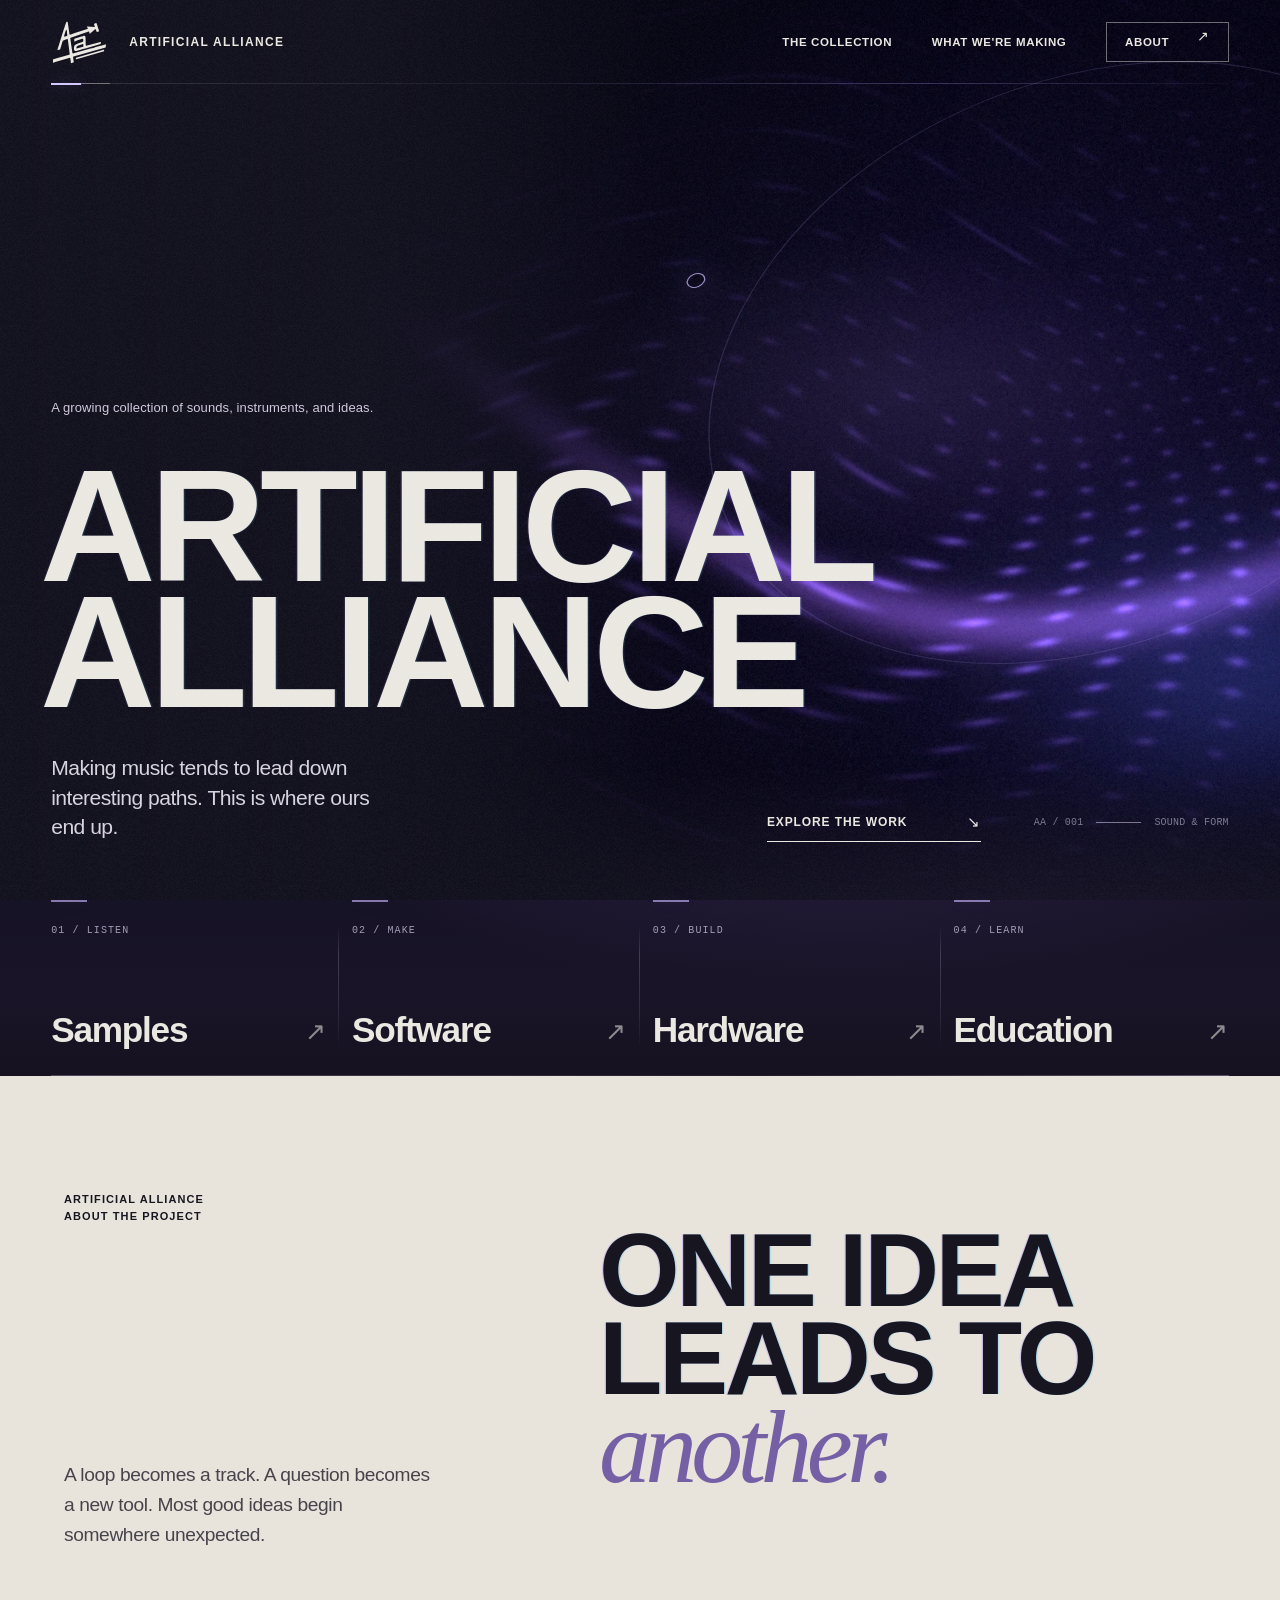
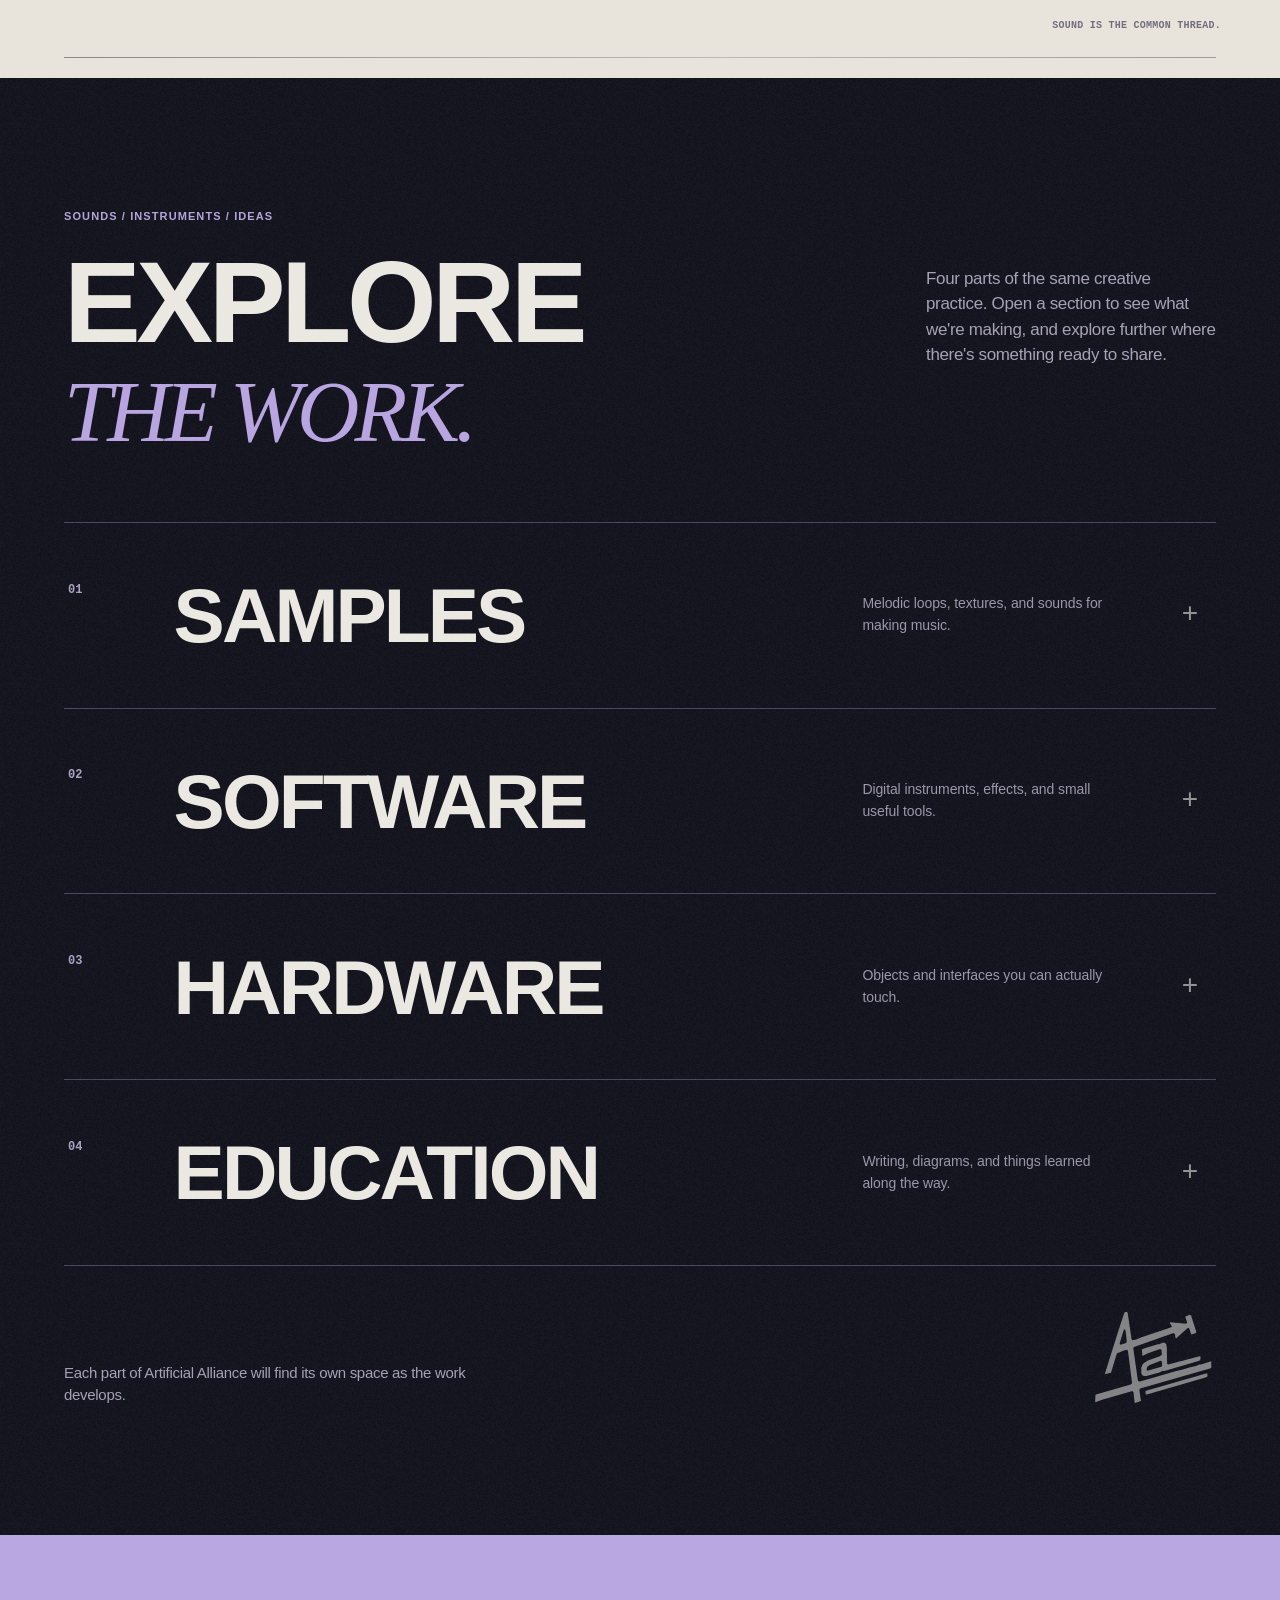
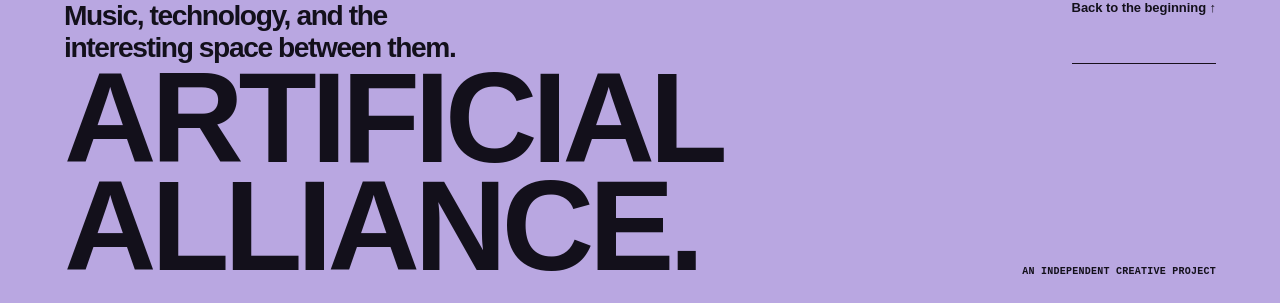
<file: index.html>
<!doctype html>
<html lang="en">
<head>
<meta charset="utf-8">
<meta name="viewport" content="width=device-width, initial-scale=1">
<meta name="theme-color" content="#100f1c">
<title>Artificial Alliance — sounds, instruments, and ideas · V11.3</title>
<meta name="description" content="Artificial Alliance is a developing home for sounds, instruments, and experiments in making music.">
<style>
:root{--ink:#10101b;--night:#100f1c;--night2:#171326;--chalk:#eae8e1;--paper:#e8e4dc;--violet:#b3a0ff;--frost:#b8b6d2;--acid:#dcffbb;--warm:#fa967a;--line:rgba(234,232,225,.2);font-family:Arial,Helvetica,sans-serif;font-synthesis:none}
*{box-sizing:border-box}html{scroll-behavior:smooth}body{margin:0;overflow-x:hidden;background:var(--night);color:var(--chalk);-webkit-font-smoothing:antialiased}a{color:inherit;text-decoration:none}button{font:inherit;cursor:pointer}button:focus-visible,a:focus-visible{outline:2px solid #c8ffce;outline-offset:4px}button{appearance:none}::selection{background:var(--violet);color:var(--ink)}
.sr{position:absolute;width:1px;height:1px;overflow:hidden;clip:rect(0,0,0,0);white-space:nowrap} .icon-arrow{font-family:Arial,sans-serif;font-size:1.25em;line-height:0;vertical-align:0}
.shell{max-width:1900px;margin:0 auto}.grained{position:relative}.grained:after{content:"";position:absolute;inset:0;pointer-events:none;z-index:8;background-image:url('assets/grain.png');background-size:280px;opacity:.38;mix-blend-mode:screen}
/* ENTRY: a typographic composition set *within* an interference print, not a picture pasted next to text */
.entry{isolation:isolate;position:relative;min-height:min(930px,100svh);display:flex;flex-direction:column;background:#100f1c;overflow:hidden}
.entry:before{content:"";position:absolute;z-index:-4;inset:0;background:radial-gradient(ellipse 75% 90% at 76% 51%,#282040 0%,#100f1c 73%)}
.plate{position:absolute;z-index:-3;pointer-events:none;width:80%;height:105%;right:-9%;top:-4%;background:url('assets/interference.webp') center/cover no-repeat;filter:saturate(1.04) contrast(1.1);mask-image:linear-gradient(90deg,transparent,black 29%,black 90%,transparent),linear-gradient(0deg,transparent,black 16%,black 85%);mask-composite:intersect;will-change:transform}
.plate-shine{position:absolute;inset:0;z-index:-2;pointer-events:none;background:radial-gradient(ellipse 32% 22% at var(--px,70%) var(--py,43%),rgba(195,154,255,.10),transparent 78%),linear-gradient(90deg,rgba(16,15,28,.98) 0%,rgba(16,15,28,.35) 43%,transparent 75%);transition:background .1s}
.plate-line{position:absolute;z-index:-2;border:1px solid rgba(176,159,237,.23);width:min(44vw,650px);aspect-ratio:1;border-radius:50%;right:-7%;top:9%;transform:rotate(-23deg) scaleX(1.4);opacity:.75;pointer-events:none}
.plate-line:after{content:"";position:absolute;left:7%;top:8%;height:12px;width:12px;border:1px solid #c8baf7;border-radius:50%;box-shadow:0 0 28px #9e8fff88}
.nav{position:relative;z-index:10;display:flex;align-items:center;justify-content:space-between;padding:19px clamp(22px,4vw,72px);min-height:78px;border-bottom:1px solid var(--line)}
.wordmark{display:flex;align-items:center;gap:21px;font-size:12px;font-weight:800;letter-spacing:.075em;white-space:nowrap}.mark{font-family:Arial,Helvetica,sans-serif;font-size:33px;font-weight:900;letter-spacing:-.27em;width:47px;transform:translateY(-1px)}.nav-links{display:flex;align-items:center;gap:clamp(20px,3.1vw,56px);font-size:11px;font-weight:700;letter-spacing:.12em;text-transform:uppercase}.nav-links a{padding:8px 0;transition:color .2s}.nav-links a:hover{color:var(--violet)}.nav-index{border:1px solid #e8e4dc75;padding:13px 18px!important;display:flex;gap:28px}.mobile-menu{display:none;border:1px solid var(--line);background:transparent;color:inherit;padding:11px 14px;font-size:11px;text-transform:uppercase;letter-spacing:.11em}
.entry-body{position:relative;flex:1;display:flex;flex-direction:column;justify-content:flex-end;padding:clamp(48px,8vh,100px) clamp(22px,4vw,72px) 58px;min-height:580px}
.little-intro{font:12px/1.4 'Courier New',monospace;letter-spacing:.035em;color:#ccc1e7;margin:0 0 clamp(18px,5vh,55px)}.entry-title{font-family:Arial,Helvetica,sans-serif;font-weight:900;font-size:clamp(82px,12.5vw,220px);letter-spacing:-.11em;line-height:.79;margin:0 0 38px -0.07em;text-transform:uppercase;width:max-content;max-width:100%;position:relative}.entry-title span{display:block;transform-origin:left}.entry-title span:last-child{font-style:normal}.entry-title .type-cut{color:var(--chalk)}.entry-desc{display:flex;align-items:end;justify-content:space-between;gap:50px;max-width:930px}.entry-desc p{font-size:clamp(17px,1.65vw,24px);line-height:1.4;letter-spacing:-.04em;max-width:345px;margin:0;color:#d7d3dd}.text-link{font-size:12px;letter-spacing:.1em;text-transform:uppercase;font-weight:700;display:inline-flex;align-items:center;justify-content:space-between;gap:60px;border-bottom:1px solid currentColor;padding-bottom:12px;transition:gap .25s,color .25s}.text-link:hover{gap:80px;color:#cabaff}
.entry-index{position:absolute;right:clamp(24px,4vw,72px);bottom:70px;display:flex;align-items:center;gap:13px;color:#e7def5aa;font:11px 'Courier New',monospace}.entry-index span{width:45px;height:1px;background:#e7def5aa}
/* This index is navigation, not a switcher pretending to be content */
.index-bar{background:var(--night2);display:grid;grid-template-columns:repeat(4,minmax(0,1fr));border-top:1px solid rgba(221,218,248,.34);border-bottom:1px solid rgba(221,218,248,.34)}
.index-item{position:relative;display:flex;flex-direction:column;justify-content:space-between;min-height:155px;padding:22px clamp(19px,2.5vw,46px) 24px;border-right:1px solid rgba(221,218,248,.2);overflow:hidden;transition:background .35s,color .35s}.index-item:last-child{border-right:none}.index-item:before{content:"";position:absolute;width:100%;height:2px;top:0;left:0;background:var(--violet);transform:scaleX(0);transform-origin:left;transition:transform .4s}.index-item:hover{background:#28213d}.index-item:hover:before{transform:scaleX(1)}.index-item .num{font:11px 'Courier New',monospace;color:#a49ec3}.index-item .name{display:flex;align-items:center;justify-content:space-between;gap:5px;font-size:clamp(25px,2.5vw,44px);font-weight:750;letter-spacing:-.065em}.index-item .arr{font-size:22px;font-weight:300;transition:transform .3s}.index-item:hover .arr{transform:translate(4px,-4px)}
/* Editorial section; paper is an actual resting place between dark spaces */
.statement{background:var(--paper);color:#171620;padding:clamp(76px,9vw,150px) clamp(22px,5vw,84px) clamp(95px,10vw,150px);display:grid;grid-template-columns: 42% 58%;gap:4vw;min-height:650px;position:relative;overflow:hidden}
.kicker{display:inline-block;font:11px/1.5 'Courier New',monospace;letter-spacing:.065em;text-transform:uppercase}.statement-copy{display:flex;flex-direction:column;justify-content:space-between;max-width:470px}.statement-copy p{font-size:clamp(17px,1.5vw,22px);line-height:1.55;letter-spacing:-.035em;max-width:370px;margin:40px 0 0;color:#47434b}.statement-head h2{font-size:clamp(54px,8.1vw,140px);font-weight:900;letter-spacing:-.095em;line-height:.85;margin:35px 0 0}.statement-head h2 em{font-weight:400;font-family:Georgia,'Times New Roman',serif;color:#7560a5;letter-spacing:-.08em}.statement .stamp{position:absolute;right:4.6vw;bottom:30px;font:11px 'Courier New',monospace;color:#817c86}
/* Featured sample direction: no fictitious packs, no cardboard cards */
.sample-section{background:var(--paper);color:#171620;padding:0 clamp(22px,5vw,84px) clamp(90px,12vw,170px)}
.sample-titleline{border-top:1px solid #211c2880;display:flex;align-items:center;justify-content:space-between;padding:24px 0 32px;gap:30px}
.sample-titleline h3{font-size:clamp(42px,6vw,100px);letter-spacing:-.09em;line-height:1;margin:0;text-transform:uppercase}.sample-titleline .kicker{max-width:170px}
.sample-layout{display:grid;grid-template-columns:1.12fr .88fr;gap:0;min-height:570px}
.sample-art{position:relative;background:#14111f;overflow:hidden;isolation:isolate;min-height:510px}
.sample-art:before{content:"";position:absolute;inset:0;background:url('assets/interference.webp') center 52%/cover no-repeat;filter:saturate(1.16) brightness(1.13);transform:scale(1.18) rotate(-9deg);transition:transform 1.2s cubic-bezier(.22,.72,.18,1)}.sample-art:hover:before{transform:scale(1.25) rotate(-5deg)}.sample-art:after{content:"";position:absolute;inset:0;background:repeating-linear-gradient(0deg,rgba(8,7,19,.06) 0 3px,rgba(255,255,255,.02) 3px 4px)}
.sample-art .art-title{position:absolute;z-index:2;left:6%;bottom:8%;font-size:clamp(50px,7vw,123px);font-weight:900;line-height:.8;letter-spacing:-.1em;color:#eeeaed;text-transform:uppercase;mix-blend-mode:screen}.sample-art .corner{position:absolute;z-index:2;top:6%;left:6%;color:#f3dfff;font:11px 'Courier New',monospace;letter-spacing:.03em}.sample-art .art-circle{position:absolute;right:-16%;top:-15%;width:65%;aspect-ratio:1;border:1px solid #f9e9ff7c;border-radius:50%;z-index:2;mix-blend-mode:screen}
.sample-info{background:#d4cbd6;padding:clamp(34px,5vw,74px);display:flex;flex-direction:column;justify-content:space-between;gap:60px}.status{display:inline-block;width:max-content;border:1px solid #5a4b65;padding:11px 15px;font:11px 'Courier New',monospace;letter-spacing:.02em}.sample-info h4{font-size:clamp(36px,4vw,66px);line-height:.99;letter-spacing:-.077em;max-width:410px;margin:40px 0 25px}.sample-info p{max-width:400px;color:#4a404b;font-size:17px;line-height:1.5;letter-spacing:-.025em}.sample-info .bottom{display:flex;justify-content:space-between;gap:20px;padding-top:23px;border-top:1px solid #382d3980;align-items:end}.sample-info .bottom span{font:11px 'Courier New',monospace}
/* The other directions are genuinely distinct chapters, not simulated product cards */
.work{padding:clamp(80px,10vw,160px) clamp(22px,5vw,84px) clamp(85px,10vw,160px);background:#11111c;position:relative}
.work-head{display:flex;align-items:start;justify-content:space-between;gap:40px;margin-bottom:60px}.work-head h2{font-size:clamp(58px,9vw,146px);line-height:.86;letter-spacing:-.098em;text-transform:uppercase;margin:28px 0 0}.work-head h2 em{font:italic 400 .75em Georgia,'Times New Roman',serif;letter-spacing:-.08em;color:#b7a4e0}.work-head p{font-size:17px;line-height:1.5;max-width:290px;color:#a5a0b3;margin:60px 0 0}
.work-list{border-top:1px solid #d7cee374}.work-item{position:relative;display:grid;grid-template-columns:78px 1fr 29% 35px;align-items:center;gap:18px;padding:clamp(28px,4vw,60px) 0;border-bottom:1px solid #d7cee355;color:inherit;background:transparent;width:100%;text-align:left;transition:color .25s,padding .25s}.work-item:hover,.work-item[aria-expanded=true]{color:#c2b0ff;padding-left:18px}.work-item .count{font:12px 'Courier New',monospace;color:#9690aa}.work-item .big{font-size:clamp(47px,6.3vw,110px);letter-spacing:-.093em;text-transform:uppercase;font-weight:900;line-height:.88}.work-item .description{max-width:260px;font-size:14px;line-height:1.45;color:#aaa4b7}.work-item .plus{font-size:30px;font-weight:200;line-height:1;transition:transform .3s}.work-item[aria-expanded=true] .plus{transform:rotate(45deg)}
.work-detail{display:none;grid-column:2/4;max-width:680px;margin-top:8px;padding:0 0 12px;color:#c9c0d5;font-size:17px;line-height:1.55}.work-item[aria-expanded=true] .work-detail{display:block}.work-detail small{display:block;margin-top:15px;color:#aaa3b8;font:11px 'Courier New',monospace}
.work-outro{display:flex;justify-content:space-between;align-items:end;gap:20px;margin-top:40px}.work-outro p{margin:0;max-width:430px;color:#a59fb4;font-size:15px;line-height:1.5}.work-outro .glyph{font:700 90px/.6 Arial, sans-serif;letter-spacing:-.26em;color:#6e5d88;width:110px}
.footer{padding:65px clamp(22px,5vw,84px) 24px;background:#b9a7e1;color:#13101b;display:flex;flex-direction:column;justify-content:space-between;min-height:360px}.footer-top{display:flex;justify-content:space-between;gap:35px}.footer p{font-size:clamp(19px,2.2vw,32px);max-width:450px;line-height:1.15;font-weight:700;letter-spacing:-.05em;margin:0}.footer a{border-bottom:1px solid #17101b;padding-bottom:4px;font-size:13px;font-weight:700}.footer-bottom{display:flex;align-items:end;justify-content:space-between;gap:20px}.footer-bottom .footer-type{font-size:clamp(50px,10vw,170px);line-height:.75;font-weight:900;letter-spacing:-.105em;text-transform:uppercase;white-space:nowrap}.footer-bottom small{font:11px 'Courier New',monospace;white-space:nowrap}
@media(max-width:1100px){.entry-title{font-size:clamp(72px,12vw,150px)}.entry-index{display:none}.statement{grid-template-columns:1fr 1.1fr}.index-item{padding:18px}.index-item .name{font-size:29px}.work-item{grid-template-columns:55px 1fr 27% 22px}.work-item .big{font-size:6.6vw}}
@media(max-width:740px){.nav{min-height:72px}.nav-links{display:none;position:absolute;top:100%;left:0;right:0;background:#1b192d;padding:18px 24px 24px;flex-direction:column;align-items:stretch;z-index:15;border-bottom:1px solid #8b7ba9}.nav-links.open{display:flex}.mobile-menu{display:block}.wordmark{gap:15px;font-size:10px}.mark{font-size:30px;width:39px}.entry{min-height:790px}.entry-body{justify-content:flex-end;min-height:620px;padding-bottom:40px}.entry-title{font-size:clamp(59px,13.2vw,105px);line-height:.83;margin-bottom:30px}.entry-desc{align-items:start;flex-direction:column;gap:26px}.entry-desc p{font-size:17px;max-width:300px}.plate{height:75%;width:155%;right:-79%;top:8%;opacity:.9;mask-image:linear-gradient(90deg,transparent,black 50%,black 98%),linear-gradient(0deg,transparent,black 17%,black 80%)}.plate-shine{background:linear-gradient(0deg,#100f1c 0%,#100f1cb3 35%,transparent 76%),linear-gradient(90deg,#100f1c77,transparent)}.plate-line{top:12%;right:-35%;width:80vw}.index-bar{grid-template-columns:repeat(2,minmax(0,1fr))}.index-item{min-height:122px;padding:16px 22px;border-bottom:1px solid #e7d9f32d}.index-item .name{font-size:28px}.statement{grid-template-columns:1fr;gap:80px;min-height:0;padding:80px 24px 90px}.statement-head h2{font-size:clamp(65px,13vw,112px);margin:25px 0 0}.statement-copy p{margin:0}.statement .stamp{right:24px;bottom:25px}.sample-section{padding:0 24px 90px}.sample-titleline{align-items:end}.sample-titleline h3{font-size:52px}.sample-layout{grid-template-columns:1fr}.sample-art{min-height:440px}.sample-info{padding:32px;min-height:410px;gap:30px}.sample-info h4{font-size:48px;margin:15px 0 15px}.work{padding:85px 24px 95px}.work-head{display:block}.work-head p{margin:45px 0 0}.work-item{grid-template-columns:32px 1fr 26px;gap:10px;padding:32px 0}.work-item .big{font-size:clamp(40px,9.5vw,66px)}.work-item .description{grid-column:2/3;font-size:13px;max-width:230px;margin-top:4px}.work-item .plus{grid-row:1;grid-column:3}.work-detail{grid-column:2/4}.work-outro .glyph{display:none}.footer{padding:55px 24px 25px;min-height:330px}.footer-top{display:block}.footer-top a{display:inline-block;margin-top:25px}.footer-bottom .footer-type{font-size:clamp(51px,10vw,82px)}.footer-bottom small{font-size:9px;white-space:normal;max-width:110px;text-align:right;align-self:flex-end}}
@media(max-width:390px){.entry-title{font-size:13.4vw}.wordmark{font-size:9px}.index-item .name{font-size:24px}.sample-art{min-height:350px}.sample-art .art-title{font-size:64px}.sample-info h4{font-size:42px}.footer-bottom .footer-type{font-size:11vw}}
@media(prefers-reduced-motion:reduce){*,*:before,*:after{animation:none!important;transition:none!important;scroll-behavior:auto!important}.plate{transform:none!important}}

/* V10.4 / type study: quieter, considered utility typography; preserve the V10 display composition */
:root{--text-face:Inter,"Segoe UI",-apple-system,BlinkMacSystemFont,"Helvetica Neue",Arial,sans-serif;--technical-face:"Cascadia Mono","SFMono-Regular","IBM Plex Mono","Liberation Mono",monospace}
body{font-family:var(--text-face)}
.wordmark{font-family:var(--text-face);font-weight:750;letter-spacing:.11em}
.nav-links{font-family:var(--text-face);font-size:11.5px;letter-spacing:.055em;font-weight:650}
.little-intro{font:500 clamp(13px,1vw,15px)/1.5 var(--text-face);letter-spacing:.008em;color:#d0c8dd}
.entry-desc p{font-family:var(--text-face);font-weight:400;letter-spacing:-.025em}
.text-link{font-family:var(--text-face);font-weight:650;font-size:12px;letter-spacing:.075em}
.entry-index{font:500 10px/1.5 var(--technical-face);letter-spacing:.02em;opacity:.76}
.index-item .num{font:500 10.5px/1.45 var(--technical-face);letter-spacing:.025em;color:#b1a9c6}
.index-item .name{font-family:var(--text-face);font-weight:710;letter-spacing:-.065em}
.kicker{font:680 11px/1.55 var(--text-face);letter-spacing:.10em}
.statement-copy p,.sample-info p,.work-head p,.work-outro p{font-family:var(--text-face);font-weight:400;letter-spacing:-.02em}
.statement .stamp{font:600 10px/1.5 var(--technical-face);letter-spacing:.025em;color:#736e7c}
.sample-art .corner{font:550 10.5px/1.6 var(--technical-face);letter-spacing:.035em;color:#dfd7fb}
.status{font:660 10.5px/1.45 var(--text-face);letter-spacing:.07em;padding:11px 16px}
.sample-info .bottom span{font:550 10.5px/1.5 var(--technical-face);letter-spacing:.005em}
.work-item .count{font:550 11px/1.4 var(--technical-face)}
.work-item .description{font-family:var(--text-face);font-size:14px;line-height:1.55;letter-spacing:-.007em}
.work-detail small{font:550 10.5px/1.4 var(--technical-face);letter-spacing:.025em}
.footer a{font-family:var(--text-face);font-size:13px;letter-spacing:-.005em}
.footer-bottom small{font:600 10px/1.5 var(--technical-face);letter-spacing:.025em}
.mobile-menu{font-family:var(--text-face);font-weight:700}

/* V10.4 — editorial structure. No additional boxes: sectional rhythm and material continuity. */

/* The header line is now a subtle continuation of the hero's light field. */
.nav {border-bottom:0; isolation:isolate}
.nav::after {
  content:""; position:absolute; height:1px; bottom:0;
  left:clamp(22px,4vw,72px); right:clamp(22px,4vw,72px);
  background:linear-gradient(90deg,rgba(234,232,225,.45) 0 5%,
    rgba(234,232,225,.14) 5%, rgba(194,176,255,.07) 38%,
    rgba(181,159,255,.29) 74%,rgba(234,232,225,.03) 100%);
  pointer-events:none;
}
.nav::before {
  content:""; position:absolute; width:30px; height:2px;
  left:clamp(22px,4vw,72px); bottom:-1px; z-index:2;
  background:#d4c9ff;
  box-shadow:0 0 15px rgba(183,162,255,.38); pointer-events:none;
}

/* A single continuous typographic navigation score, NOT a grid of panels. */
.index-bar {
  position:relative; isolation:isolate;
  display:grid; grid-template-columns:repeat(4,minmax(0,1fr));
  background:linear-gradient(180deg,#171326 0%,#191427 58%,#161220 100%);
  border:0; padding:0 clamp(22px,4vw,72px);
  min-height:176px; column-gap:clamp(20px,2vw,42px);
}
.index-bar::before {
  content:""; pointer-events:none; z-index:-1; position:absolute; inset:0;
  background:radial-gradient(ellipse 60% 180% at 66% -92%,
    rgba(119,87,198,.22),transparent 80%);
}
.index-bar::after {
  content:"";position:absolute;left:clamp(22px,4vw,72px);
  right:clamp(22px,4vw,72px);bottom:0;height:1px;
  background:linear-gradient(90deg,rgba(207,196,236,.3),rgba(207,196,236,.05) 60%,rgba(207,196,236,.35));
}
.index-item {
  margin:0; min-height:176px; display:flex; flex-direction:column;
  justify-content:space-between;
  padding:24px 0 29px; border:0; box-shadow:none;
  background:none; overflow:visible; transform:none;
  transition:color .35s;
}
.index-item::before {
  content:""; position:absolute;top:0;left:0;right:auto;
  height:2px;width:36px;
  background:#c7b4fb;opacity:.64;
  transform:none; transition:width .5s cubic-bezier(.2,.75,.2,1),opacity .3s;
  box-shadow:0 0 15px rgba(198,177,251,.26);
}
.index-item::after {
  content:""; position:absolute;right:calc(clamp(20px,2vw,42px) * -.5);
  top:26px; bottom:28px;width:1px;height:auto;
  background:linear-gradient(180deg,transparent,rgba(213,200,240,.22) 24%,rgba(213,200,240,.12) 71%,transparent);
  border:0;opacity:1;transform:none;transition:background .3s;
}
.index-item:last-child::after {display:none}
.index-item:hover {
  background:transparent; box-shadow:none;transform:none;color:#e5d8ff;
}
.index-item:hover::before{width:72%;opacity:1;transform:none}
.index-item .num {
  font-size:10px; color:#a39db8;
  letter-spacing:.11em;
}
.index-item .name {
  display:flex; align-items:center;
  font-size:clamp(26px,2.75vw,52px);
  font-weight:800; letter-spacing:-.07em; line-height:1;
}
.index-item .arr {
  font-size:25px; font-weight:300;opacity:.56;
  transform:translate(-2px,2px);
}
.index-item:hover .arr {transform:translate(3px,-3px);opacity:1}

/* Beyond the samples is an editorial table of contents, not a card deck. */
.work-list {display:block; border:0; margin-top:6px}
.work-item {
  position:relative; width:100%; margin:0;
  display:grid;grid-template-columns:80px minmax(0,1fr) 25% 38px;
  align-items:center;gap:clamp(14px,2vw,34px);
  padding:clamp(35px,4.4vw,70px) 4px;
  border:0;box-shadow:none;background:transparent;
  color:inherit;text-align:left;
  transition:color .35s;
  overflow:visible;
}
.work-item::before {
  content:"";position:absolute;inset:0 0 auto;
  height:1px;border:0;background:linear-gradient(90deg,
  rgba(216,206,241,.53),rgba(216,206,241,.25) 60%,transparent);
  transform:none;opacity:1;
}
.work-item:last-child::after {
  content:"";position:absolute;bottom:0;left:0;right:0;height:1px;
  background:linear-gradient(90deg,rgba(216,206,241,.53),rgba(216,206,241,.2) 65%,transparent);
}
.work-item:hover, .work-item[aria-expanded=true] {
  color:#d2beff;background:transparent;box-shadow:none;
  padding-left:4px;transform:none;
}
.work-item .count {
  align-self:start;
  margin-top:.22em; color:#a8a0bf; font-size:12px;
}
.work-item .big {
  font-size:clamp(48px,6vw,102px);
  letter-spacing:-.096em;line-height:.94;
  transition:transform .5s cubic-bezier(.2,.78,.22,1);
  transform-origin:left center;
}
.work-item:hover .big {transform:translateX(9px)}
.work-item .description {max-width:250px;font-size:14px;opacity:.9;line-height:1.55}
.work-item .plus {
  width:32px;height:32px;font-size:28px;font-weight:200;line-height:28px;
  border:0;opacity:.6;text-align:center;align-self:center;
  transition:transform .4s,color .3s,opacity .3s;
}
.work-item:hover .plus {opacity:1;color:#cab2ff}
.work-item[aria-expanded=true] .plus {transform:rotate(45deg);opacity:1}
.work-detail {
  grid-column:2/4; margin-top:12px;
  border-left:2px solid #a991e6;
  border-top:0;max-width:700px;padding:4px 24px 7px;
}
.work-detail small {margin-top:19px}
.work-outro {margin-top:42px}

/* Respect simpler geometry on touch layouts. */
@media(max-width:1100px) {
  .index-bar{gap:18px}
  .index-item .name{font-size:clamp(25px,3vw,40px)}
  .work-item{grid-template-columns:48px minmax(0,1fr) 26% 32px}
}
@media(max-width:740px) {
  .nav::after{left:22px;right:22px}
  .nav::before{left:22px}
  .index-bar{
    grid-template-columns:repeat(2,minmax(0,1fr));
    min-height:0;column-gap:20px;row-gap:0;
    padding:0 24px 12px;
  }
  .index-bar::after{left:24px;right:24px}
  .index-item{min-height:130px;padding:23px 0 22px}
  .index-item::after{top:20px;bottom:18px}
  .index-item:nth-child(2)::after{display:none}
  .index-item:nth-child(1),.index-item:nth-child(2){border-bottom:1px solid rgba(213,200,240,.13)}
  .index-item .name{font-size:clamp(24px,6vw,33px)}
  .index-item .arr{font-size:20px}
  .work-item{
    grid-template-columns:30px minmax(0,1fr) 26px;
    gap:8px 14px;padding:30px 0 31px;
  }
  .work-item:hover,.work-item[aria-expanded=true]{padding-left:0}
  .work-item .big{font-size:clamp(41px,9.6vw,66px)}
  .work-item .description{grid-column:2;grid-row:2;font-size:13px;max-width:290px}
  .work-item .plus{grid-column:3;grid-row:1;align-self:center}
  .work-item .count{margin-top:7px}
  .work-detail{grid-column:2/4;padding:4px 12px 6px 16px;font-size:15px}
}
@media(prefers-reduced-motion:reduce) {
  .index-item .arr,.work-item .big,.work-item .plus{transition:none}
}



/* V10.4 — restrained chromatic tracing study */
.statement-head h2{
  position:relative;
  text-shadow:
    0.014em 0 0 rgba(98,203,255,.34),
   -0.012em 0 0 rgba(152,114,255,.28),
    0 0.012em 0 rgba(255,255,255,.08);
}
.statement-head h2 em{
  text-shadow:none;
}
.entry-title .type-cut,
.entry-title span:last-child{
  text-shadow:
    0.010em 0 0 rgba(108,204,255,.14),
   -0.008em 0 0 rgba(169,137,255,.10);
}
.index-item:hover .name,
.work-item:hover .big,
.work-item[aria-expanded=true] .big{
  text-shadow:
    0.012em 0 0 rgba(99,198,255,.18),
   -0.010em 0 0 rgba(151,117,255,.16);
}
@media(max-width:740px){
  .statement-head h2{
    text-shadow:
      0.012em 0 0 rgba(98,203,255,.30),
     -0.010em 0 0 rgba(152,114,255,.25),
      0 0.010em 0 rgba(255,255,255,.06);
  }
}
@media(prefers-reduced-motion:reduce){
  .index-item:hover .name,.work-item:hover .big,.work-item[aria-expanded=true] .big{ text-shadow:none; }
}


/* V10.6: logo-only integration. All original design & interactions remain unchanged. */
.wordmark .brand-symbol {display:block;width:57px;height:46px;object-fit:contain;flex:none;}
.work-outro .end-symbol {display:block;width:125px;height:auto;max-height:105px;object-fit:contain;opacity:.52;flex:none;}
@media(max-width:740px){
 .wordmark .brand-symbol {width:48px;height:39px;}
 .work-outro .end-symbol {width:80px;max-height:68px;opacity:.42;}
}
@media(max-width:390px){.wordmark .brand-symbol {width:43px;height:36px;}}

/* V10.6 / display typography: condensed by weight and scale, NOT colliding glyphs.
   The old tracking of -0.09em to -0.11em caused visible ink collisions.
   A moderately tight optical tracking range keeps the editorial energy intact. */
.entry-title {letter-spacing:-.035em;}
.statement-head h2 {letter-spacing:-.033em;}
.sample-titleline h3 {letter-spacing:-.035em;}
.sample-art .art-title {letter-spacing:-.035em;}
.work-head h2 {letter-spacing:-.039em;}
.work-item .big {letter-spacing:-.038em;}
.footer-bottom .footer-type {letter-spacing:-.041em;line-height:.84;}
.index-item .name {letter-spacing:-.035em;}
/* Keep running text relatively tight, but with distinct glyph silhouettes. */
.sample-info h4 {letter-spacing:-.041em;}
/* The emphatic italics retain their individual lettering rhythm. */
.statement-head h2 em {letter-spacing:-.055em;}
.work-head h2 em {letter-spacing:-.055em;}
/* At narrow widths, keep words inside their grids without over-condensing. */
@media(max-width:740px){
  .entry-title {font-size:clamp(56px,12.8vw,100px);letter-spacing:-.034em;}
  .work-item .big {font-size:clamp(35px,8.9vw,60px);letter-spacing:-.036em;}
  .footer-bottom .footer-type {font-size:clamp(48px,9.1vw,76px);letter-spacing:-.037em;}
  .sample-art .art-title{letter-spacing:-.03em;}
}
@media(max-width:390px){
  .entry-title{font-size:12.6vw;}
  .work-item .big{font-size:8.55vw;}
  .footer-bottom .footer-type{font-size:10.35vw;}
}


/* V11.2: All four product areas share a single, accessible editorial index. */
.work-entry{position:relative; border-top:1px solid rgba(216,206,241,.28)}
.work-entry:last-child{border-bottom:1px solid rgba(216,206,241,.28)}
.work-entry .work-item{width:100%;border:0!important;cursor:pointer}
.work-entry .work-item:before,.work-entry .work-item:after{display:none!important}
.work-entry .work-item[aria-expanded="true"]{color:#d3c1ff}
.work-entry .work-panel{margin:0 0 clamp(28px,3.5vw,56px) calc(80px + clamp(14px,2vw,34px));max-width:940px;display:flex;align-items:flex-end;justify-content:space-between;gap:26px;padding:2px clamp(10px,2vw,30px) 0 22px;border-left:2px solid #a991e6}
.work-entry .work-panel[hidden]{display:none}
.work-panel p{font-size:clamp(15px,1.25vw,18px);line-height:1.5;color:#cac3d5;margin:0;max-width:530px}
.work-panel-action{flex:0 0 auto;display:flex;flex-direction:column;align-items:flex-start;gap:20px;min-width:195px}
.work-panel-action small{font:550 10.5px/1.4 var(--technical-face);letter-spacing:.05em;color:#a69cb8}
.work-browse{font:700 12px/1.4 var(--text-face);color:#eae5f1;letter-spacing:.075em;text-transform:uppercase;border-bottom:1px solid #b9abd1;display:flex;align-items:center;justify-content:space-between;gap:28px;padding-bottom:12px;transition:gap .25s,color .25s}
.work-browse:hover{color:#cfbaff;gap:40px}
.work-soon{font:500 12px/1.4 var(--text-face);color:#aba4bc;letter-spacing:.01em}
.feature-footer{display:flex;flex-direction:column;gap:29px}
.feature-link{font:700 12px/1.4 var(--text-face);letter-spacing:.08em;text-transform:uppercase;display:flex;justify-content:space-between;align-items:center;gap:15px;max-width:265px;border-bottom:1px solid #3b3441;padding-bottom:13px;transition:color .2s,gap .2s}
.feature-link:hover{color:#6c529f;gap:23px}
@media(max-width:1100px){
  .work-entry .work-panel{margin-left:calc(48px + clamp(14px,2vw,34px))}
}
@media(max-width:740px){
  .work-entry .work-panel{margin-left:44px;padding:0 0 0 16px;flex-direction:column;align-items:stretch;gap:22px}
  .work-panel-action{min-width:0;gap:13px}
  .work-browse{width:max-content;max-width:100%;min-width:190px}
  .work-entry .work-item{padding-left:0!important}
}

@media(max-width:390px){.sample-titleline h3{font-size:clamp(36px,11vw,48px)}}

/* V11.3 — one uninterrupted introduction: philosophy flows directly into the directory. */
.statement {
  min-height:clamp(530px,47vw,690px);
  padding-bottom:clamp(105px,10vw,153px);
}
.statement::after {
  content:""; position:absolute;left:clamp(22px,5vw,84px);right:clamp(22px,5vw,84px);
  bottom:20px;height:1px;pointer-events:none;
  background:linear-gradient(90deg,rgba(28,25,39,.45) 0%,rgba(28,25,39,.21) 57%,rgba(28,25,39,.36) 100%);
}
.statement .stamp{bottom:45px;}
@media(max-width:740px) {
  .statement{min-height:0; padding-bottom:clamp(118px,20vw,160px);}
  .statement::after{left:24px;right:24px;bottom:26px}
  .statement .stamp{bottom:53px}
}
</style>
</head>
<body>
<div class="shell">
<header class="entry grained" id="top">
  <div class="plate" id="plate" aria-hidden="true"></div><div class="plate-shine" id="plateShine" aria-hidden="true"></div><div class="plate-line" aria-hidden="true"></div>
  <nav class="nav" aria-label="Main navigation">
    <a href="#top" class="wordmark" aria-label="Artificial Alliance home"><img class="brand-symbol" src="assets/artificial-alliance-mark.svg" alt="" aria-hidden="true"><span>ARTIFICIAL ALLIANCE</span></a>
    <button type="button" id="menu" class="mobile-menu" aria-expanded="false" aria-controls="navLinks">Menu +</button>
    <div class="nav-links" id="navLinks"><a href="samples/index.html">The collection</a><a href="#directions">What we're making</a><a class="nav-index" href="#about">About <span class="icon-arrow">↗</span></a></div>
  </nav>
  <div class="entry-body">
    <div><p class="little-intro">A growing collection of sounds, instruments, and ideas.</p><h1 class="entry-title"><span class="type-cut">ARTIFICIAL</span><span>ALLIANCE</span></h1></div>
    <div class="entry-desc"><p>Making music tends to lead down interesting paths. This is where ours end up.</p><a class="text-link" href="#directions">Explore the work <span class="icon-arrow">↘</span></a></div>
  </div>
  <div class="entry-index" aria-hidden="true">AA / 001 <span></span> SOUND &amp; FORM</div>
</header>
<nav class="index-bar" aria-label="Explore Artificial Alliance">
  <a class="index-item" href="#directions" data-open="samples"><span class="num">01 / LISTEN</span><span class="name">Samples <span class="arr">↗</span></span></a>
  <a class="index-item" href="#directions" data-open="software"><span class="num">02 / MAKE</span><span class="name">Software <span class="arr">↗</span></span></a>
  <a class="index-item" href="#directions" data-open="hardware"><span class="num">03 / BUILD</span><span class="name">Hardware <span class="arr">↗</span></span></a>
  <a class="index-item" href="#directions" data-open="education"><span class="num">04 / LEARN</span><span class="name">Education <span class="arr">↗</span></span></a>
</nav>
<main>
  <section class="statement" id="about" aria-labelledby="aboutTitle">
    <div class="statement-copy"><span class="kicker">ARTIFICIAL ALLIANCE<br>ABOUT THE PROJECT</span><p>A loop becomes a track. A question becomes a new tool. Most good ideas begin somewhere unexpected.</p></div>
    <div class="statement-head"><h2 id="aboutTitle">ONE IDEA<br>LEADS TO<br><em>another.</em></h2></div>
    <span class="stamp">SOUND IS THE COMMON THREAD.</span>
  </section>
  <section class="work grained" id="directions" aria-labelledby="directionsTitle">
    <div class="work-head"><div><span class="kicker" style="color:#b4a4d8">SOUNDS / INSTRUMENTS / IDEAS</span><h2 id="directionsTitle">EXPLORE<br><em>the work.</em></h2></div><p>Four parts of the same creative practice. Open a section to see what we're making, and explore further where there's something ready to share.</p></div>
    <div class="work-list">
      <div class="work-entry" id="area-samples">
        <button type="button" class="work-item" id="samples" data-detail="samples" aria-controls="detail-samples" aria-expanded="false"><span class="count">01</span><span class="big">Samples</span><span class="description">Melodic loops, textures, and sounds for making music.</span><span class="plus" aria-hidden="true">+</span></button>
        <div class="work-panel" id="detail-samples" hidden>
          <p>We’re beginning with melodic synth loops. The listening room currently features temporary audio studies while the first finished collection takes shape.</p>
          <div class="work-panel-action"><a class="work-browse" href="samples/index.html">Browse samples <span aria-hidden="true">↗</span></a><small>STATUS / CURRENTLY DEVELOPING</small></div>
        </div>
      </div>
      <div class="work-entry" id="area-software">
        <button type="button" class="work-item" id="software" data-detail="software" aria-controls="detail-software" aria-expanded="false"><span class="count">02</span><span class="big">Software</span><span class="description">Digital instruments, effects, and small useful tools.</span><span class="plus" aria-hidden="true">+</span></button>
        <div class="work-panel" id="detail-software" hidden>
          <p>A space for musical software: instruments, processing experiments, and practical tools shaped by the experience of making music.</p>
          <div class="work-panel-action"><span class="work-soon">Dedicated page in development</span><small>STATUS / EXPLORING IDEAS</small></div>
        </div>
      </div>
      <div class="work-entry" id="area-hardware">
        <button type="button" class="work-item" id="hardware" data-detail="hardware" aria-controls="detail-hardware" aria-expanded="false"><span class="count">03</span><span class="big">Hardware</span><span class="description">Objects and interfaces you can actually touch.</span><span class="plus" aria-hidden="true">+</span></button>
        <div class="work-panel" id="detail-hardware" hidden>
          <p>Physical instruments, circuits, and interfaces built around sound. A home for prototypes and the design thinking behind them.</p>
          <div class="work-panel-action"><span class="work-soon">Dedicated page in development</span><small>STATUS / WORK IN PROGRESS</small></div>
        </div>
      </div>
      <div class="work-entry" id="area-education">
        <button type="button" class="work-item" id="education" data-detail="education" aria-controls="detail-education" aria-expanded="false"><span class="count">04</span><span class="big">Education</span><span class="description">Writing, diagrams, and things learned along the way.</span><span class="plus" aria-hidden="true">+</span></button>
        <div class="work-panel" id="detail-education" hidden>
          <p>Notes on sound design, synthesis, and engineering—shared as we learn, experiment, and put useful ideas to work.</p>
          <div class="work-panel-action"><span class="work-soon">Dedicated page in development</span><small>STATUS / GROWING WITH THE WORK</small></div>
        </div>
      </div>
    </div>
    <div class="work-outro"><p>Each part of Artificial Alliance will find its own space as the work develops.</p><img class="end-symbol" src="assets/artificial-alliance-mark.svg" alt="" aria-hidden="true"></div>
  </section>
</main>
<footer class="footer" id="footer"><div class="footer-top"><p>Music, technology, and the interesting space between them.</p><a href="#top">Back to the beginning ↑</a></div><div class="footer-bottom"><span class="footer-type">ARTIFICIAL<br>ALLIANCE.</span><small>AN INDEPENDENT CREATIVE PROJECT</small></div></footer>
</div>
<script>
(() => {
  const menu=document.getElementById('menu'), links=document.getElementById('navLinks');
  menu.addEventListener('click',()=>{const on=menu.getAttribute('aria-expanded')!=='true';menu.setAttribute('aria-expanded',String(on));menu.textContent=on?'Close −':'Menu +';links.classList.toggle('open',on)});
  links.querySelectorAll('a').forEach(a=>a.addEventListener('click',()=>{menu.setAttribute('aria-expanded','false');menu.textContent='Menu +';links.classList.remove('open')}));
  const detailButtons=[...document.querySelectorAll('[data-detail]')];
  function setOpen(id,force=false){
    detailButtons.forEach(b=>{
      const shouldOpen=b.dataset.detail===id && (force || b.getAttribute('aria-expanded')!=='true');
      b.setAttribute('aria-expanded',String(shouldOpen));
      const panel=document.getElementById(b.getAttribute('aria-controls'));
      if(panel)panel.hidden=!shouldOpen;
    });
  }
  detailButtons.forEach(b=>b.addEventListener('click',()=>setOpen(b.dataset.detail)));
  document.querySelectorAll('[data-open]').forEach(a=>a.addEventListener('click',()=>setOpen(a.dataset.open,true)));
  const entry=document.querySelector('.entry'), plate=document.getElementById('plate'), shine=document.getElementById('plateShine');
  const reduced=window.matchMedia('(prefers-reduced-motion: reduce)').matches;
  if(!reduced){
    let tx=0,ty=0,x=0,y=0,frame=null;
    entry.addEventListener('pointermove',e=>{const r=entry.getBoundingClientRect();tx=(e.clientX-r.left)/r.width-.5;ty=(e.clientY-r.top)/r.height-.5;shine.style.setProperty('--px',`${((e.clientX-r.left)/r.width*100).toFixed(1)}%`);shine.style.setProperty('--py',`${((e.clientY-r.top)/r.height*100).toFixed(1)}%`)});
    entry.addEventListener('pointerleave',()=>{tx=0;ty=0;shine.style.setProperty('--px','70%');shine.style.setProperty('--py','43%')});
    function animate(){x+=(tx-x)*.042;y+=(ty-y)*.042;plate.style.transform=`translate3d(${(-x*28).toFixed(2)}px,${(-y*25).toFixed(2)}px,0) scale(1.018)`;frame=requestAnimationFrame(animate)}
    frame=requestAnimationFrame(animate);
    document.addEventListener('visibilitychange',()=>{if(document.hidden){cancelAnimationFrame(frame);frame=null}else if(!frame){frame=requestAnimationFrame(animate)}})
  }
})();
</script>
</body>
</html>
</file>
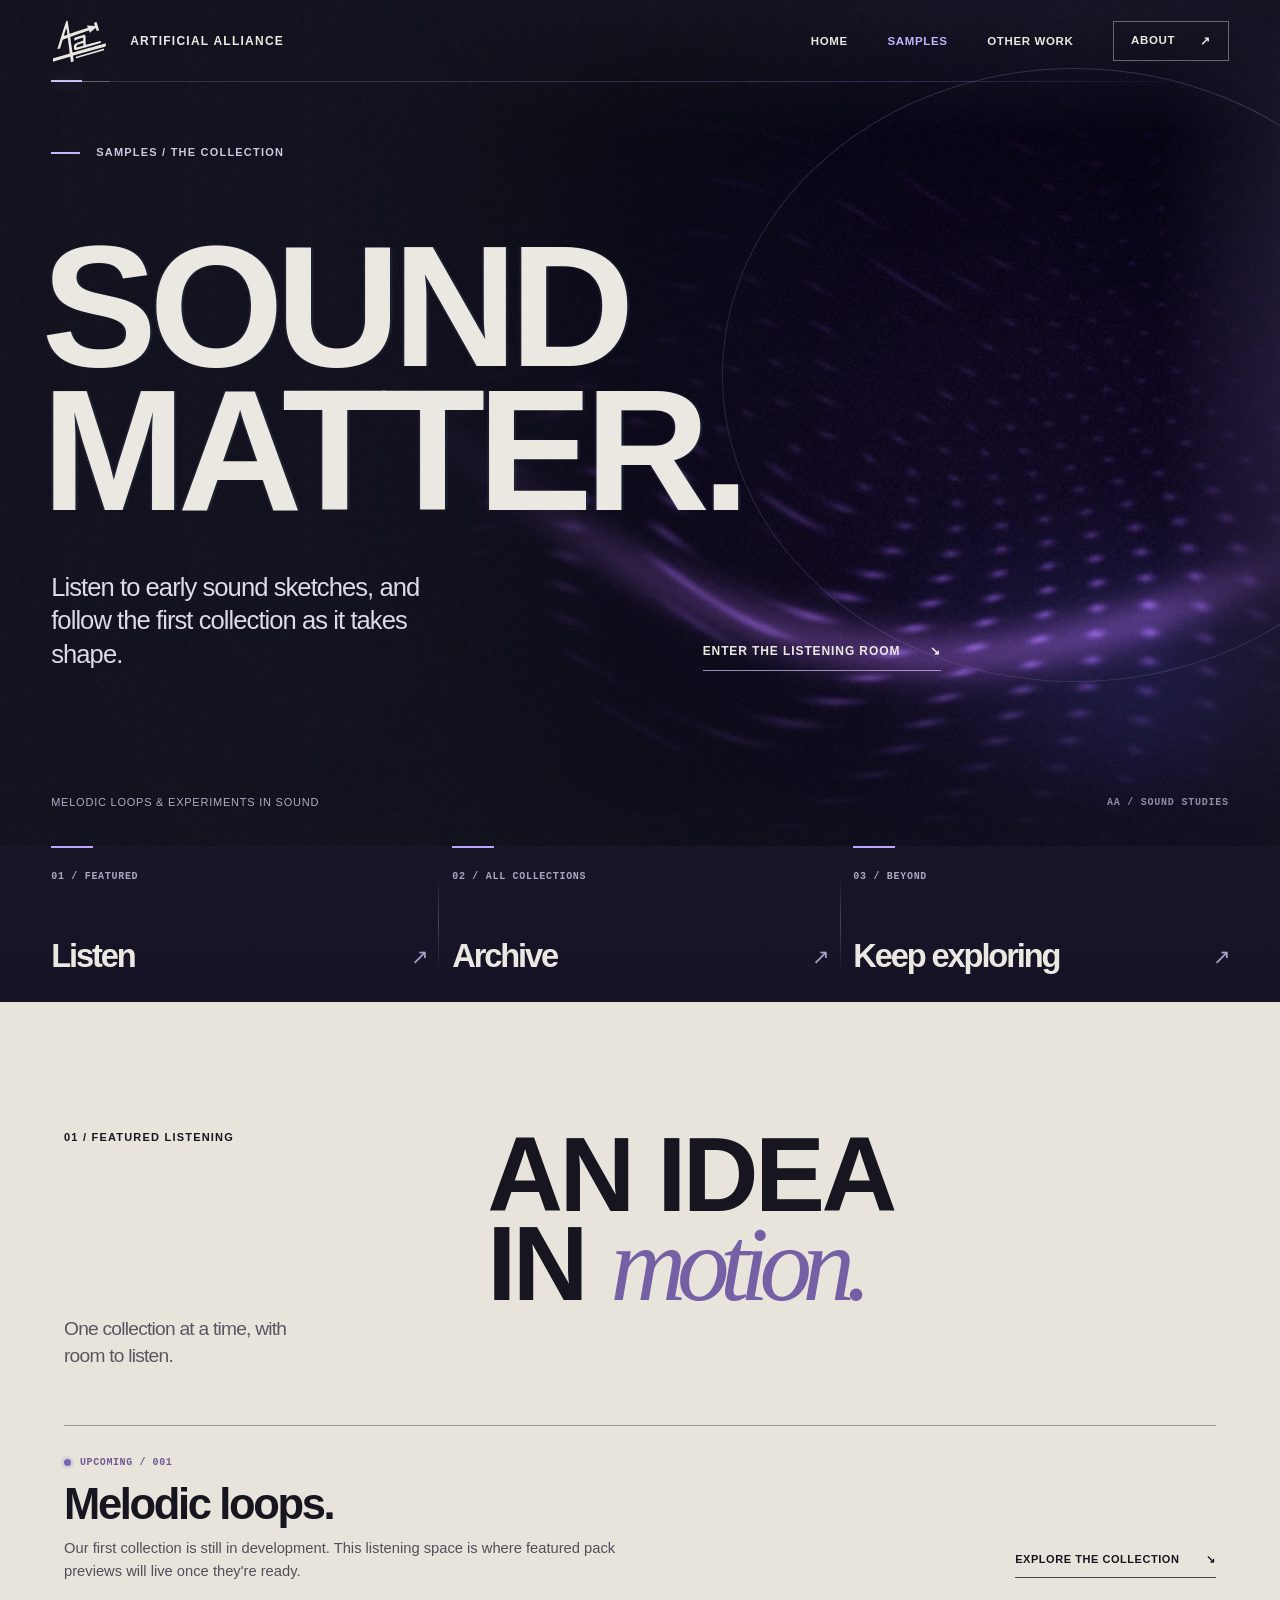
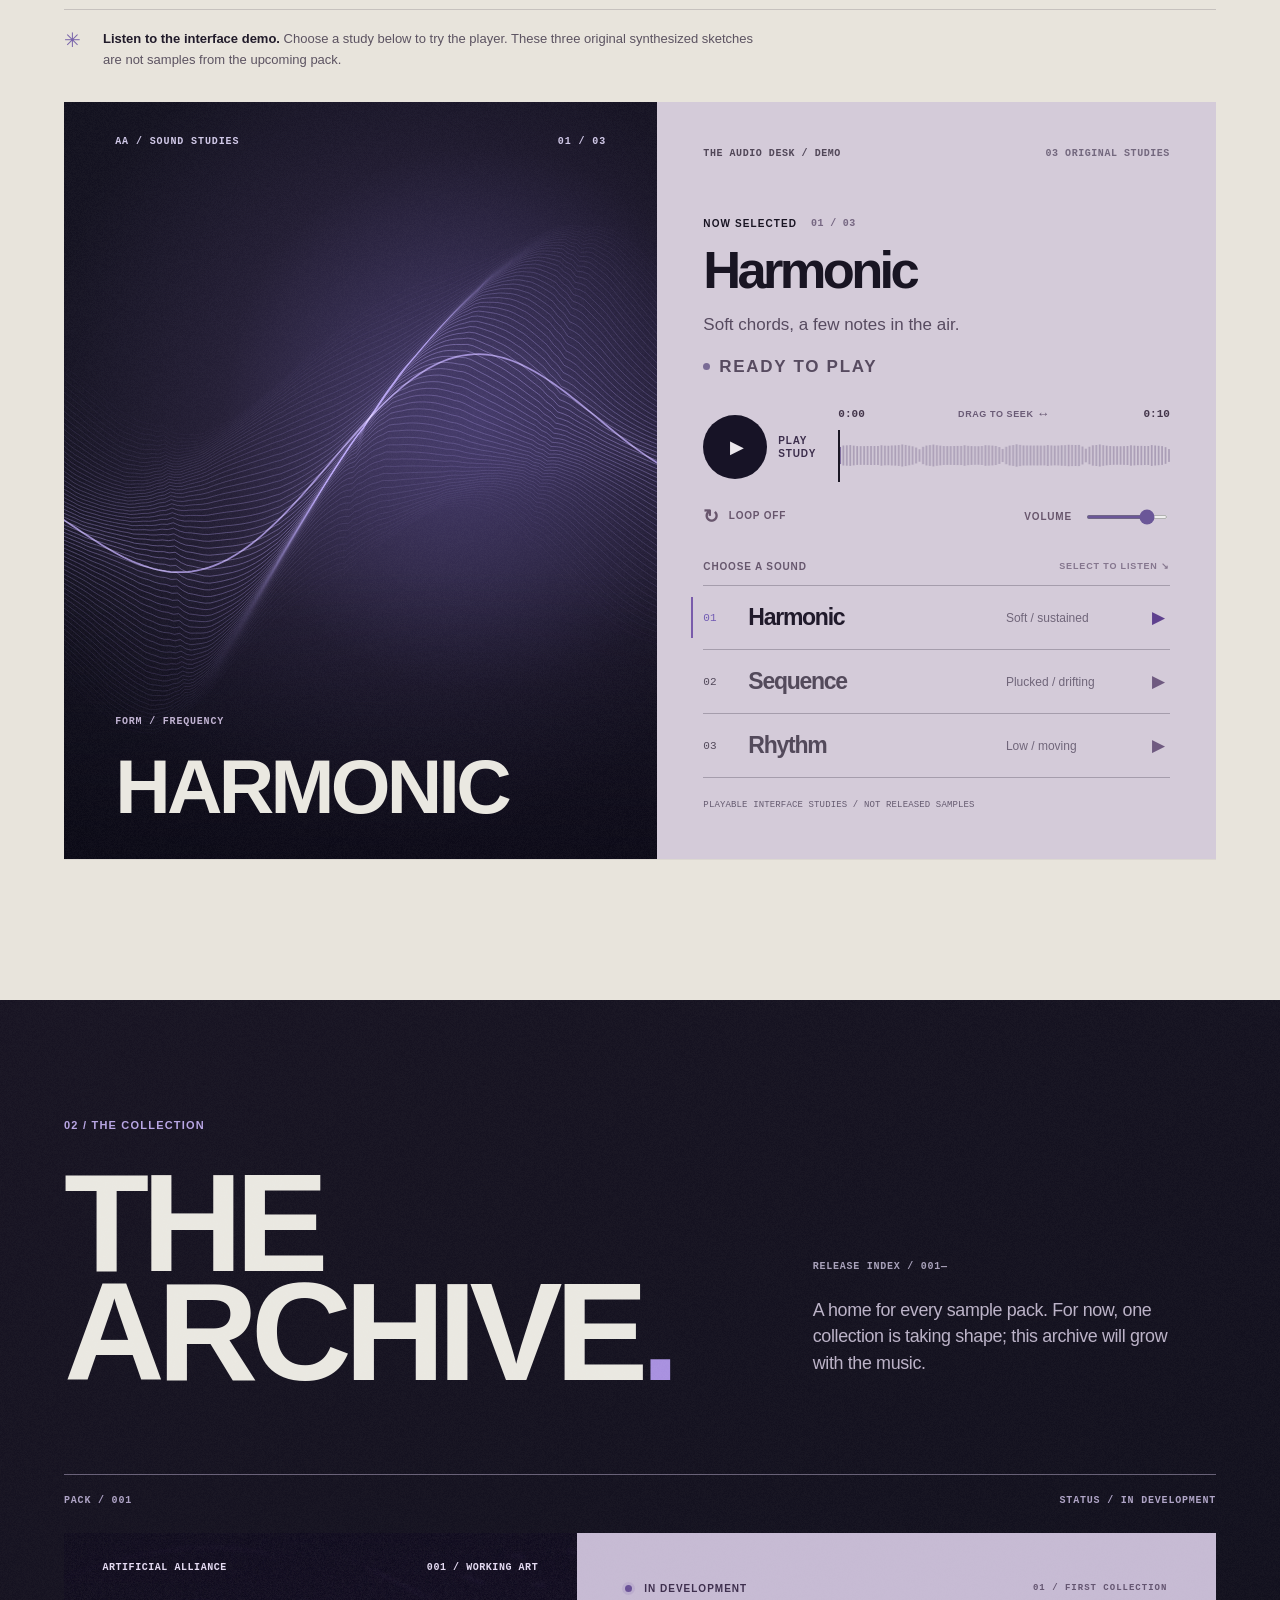
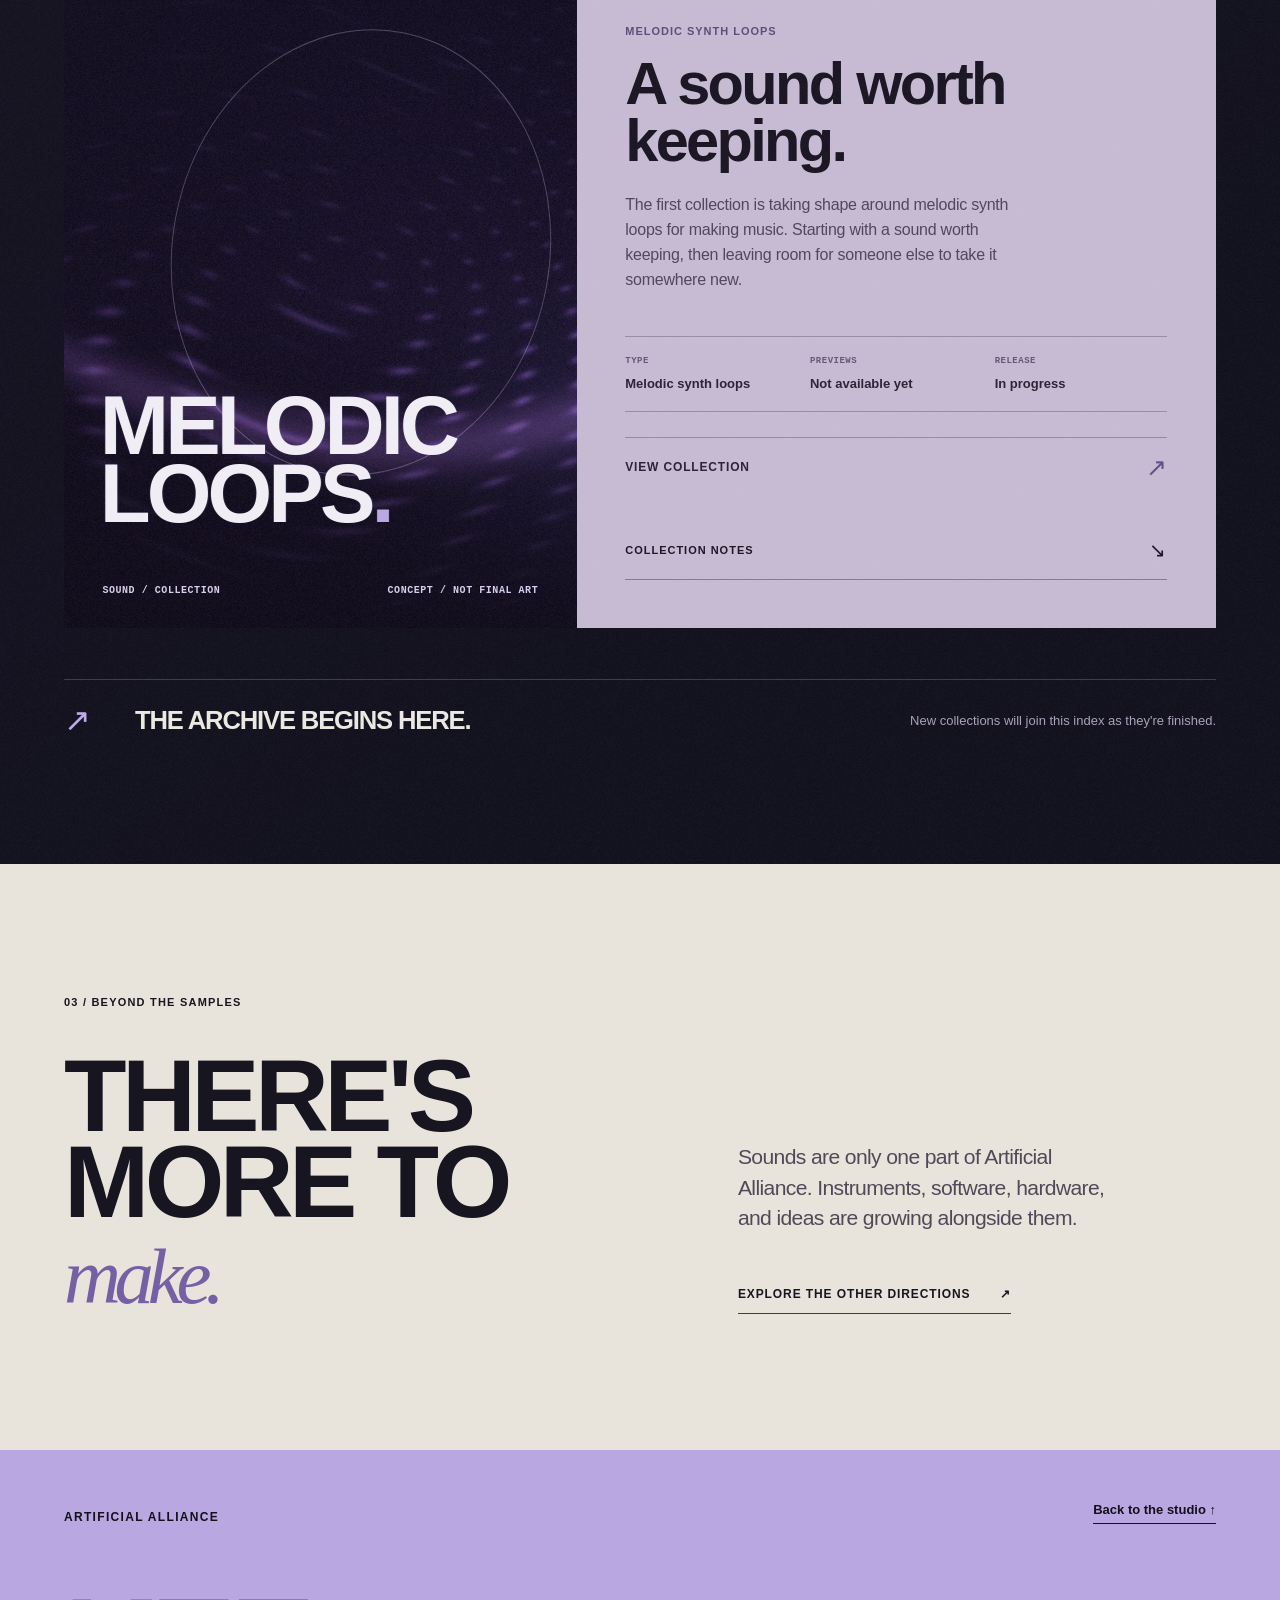
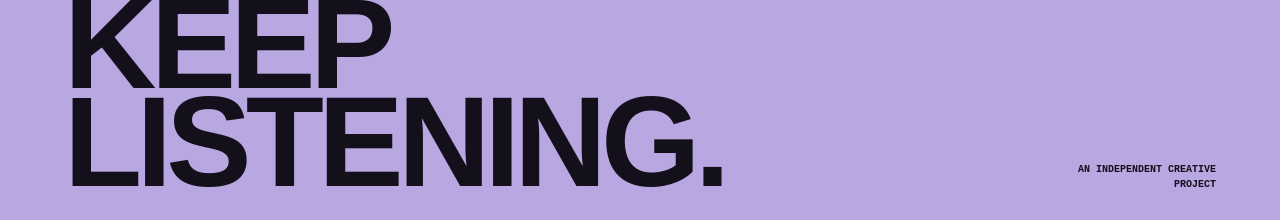
<file: samples/index.html>
<!doctype html>
<html lang="en"><head>
<meta charset="utf-8"/><meta name="viewport" content="width=device-width, initial-scale=1"/>
<meta name="theme-color" content="#100f1c" />
<meta name="description" content="An evolving collection of melodic synth loops and experiments in sound from Artificial Alliance."/>
<title>Samples — Artificial Alliance</title>
<link rel="stylesheet" href="samples.css"/>
</head>
<body>
<div class="shell">
<header class="hero grained" id="top">
  <div class="hero-art" aria-hidden="true"><div class="hero-image" id="heroImage"></div><div class="hero-orbit"></div></div>
  <nav class="nav" aria-label="Main navigation">
    <a class="wordmark" href="../index.html" aria-label="Artificial Alliance, home"><img src="../assets/artificial-alliance-mark.svg" alt=""/><span>ARTIFICIAL ALLIANCE</span></a>
    <button class="mobile-menu" id="menu" aria-expanded="false" aria-controls="navLinks" type="button">Menu +</button>
    <div class="nav-links" id="navLinks"><a href="../index.html">Home</a><a href="#listen" aria-current="page">Samples</a><a href="../index.html#directions">Other work</a><a class="nav-index" href="../index.html#about">About <span aria-hidden="true">↗</span></a></div>
  </nav>
  <div class="hero-content">
    <div class="hero-upper"><span class="mini-rule"></span><span class="eyebrow">SAMPLES / THE COLLECTION</span></div>
    <div class="hero-main"><h1>SOUND<br><span>MATTER.</span></h1><div class="hero-desc"><p>Listen to early sound sketches, and follow the first collection as it takes shape.</p><a href="#listen" class="arrow-link">Enter the listening room <span aria-hidden="true">↘</span></a></div></div>
    <div class="hero-end"><span>Melodic loops &amp; experiments in sound</span><span class="series">AA / SOUND STUDIES</span></div>
  </div>
</header>
<nav class="index-bar" aria-label="Explore this page">
  <a href="#listen"><span class="index-no">01 / FEATURED</span><span class="index-name">Listen <span aria-hidden="true">↗</span></span></a>
  <a href="#archive"><span class="index-no">02 / ALL COLLECTIONS</span><span class="index-name">Archive <span aria-hidden="true">↗</span></span></a>
  <a href="#outro"><span class="index-no">03 / BEYOND</span><span class="index-name">Keep exploring <span aria-hidden="true">↗</span></span></a>
</nav>
<main>
  <section class="listening" id="listen" aria-labelledby="listenTitle">
    <div class="section-heading"><div class="head-aside"><span class="section-kicker">01 / FEATURED LISTENING</span><p>One collection at a time, with room to listen.</p></div><h2 id="listenTitle">AN IDEA<br>IN <em>motion.</em></h2></div>
    <div class="featured-intro">
      <div class="featured-intro__title"><span class="featured-tag"><span class="featured-pip" aria-hidden="true"></span> UPCOMING / 001</span><h3>Melodic loops.</h3><p>Our first collection is still in development. This listening space is where featured pack previews will live once they're ready.</p></div>
      <a class="featured-intro__link" href="#archive">Explore the collection <span aria-hidden="true">↘</span></a>
    </div>
    <div class="listening-note"><span class="asterisk" aria-hidden="true">✳</span><p><strong>Listen to the interface demo.</strong> Choose a study below to try the player. These three original synthesized sketches are not samples from the upcoming pack.</p></div>
    <div class="deck" id="deck">
      <div class="visualizer" id="visualizer" aria-hidden="true"><canvas id="visualCanvas"></canvas><div class="visual-top"><span>AA / SOUND STUDIES</span><span id="visualCounter">01 / 03</span></div><div class="visual-bottom"><span>FORM / FREQUENCY</span><strong id="visualName">HARMONIC</strong></div></div>
      <div class="desk">
        <div class="desk-head"><span>THE AUDIO DESK / DEMO</span><span>03 ORIGINAL STUDIES</span></div>
        <div class="desk-title"><p class="desk-overline">NOW SELECTED <span id="selectionNumber">01 / 03</span></p><h3 id="studyTitle">Harmonic</h3><p class="study-description" id="studyDescription">Soft chords, a few notes in the air.</p><p class="playback-state" role="status" aria-live="polite"><span class="state-pip" aria-hidden="true"></span><span id="playbackStatusText">READY TO PLAY</span></p></div>
        <div class="transport"><div class="transport-control"><button type="button" class="play" id="playButton" aria-label="Play selected study"><span id="playIcon" aria-hidden="true">▶</span></button><span class="transport-action" id="transportAction">PLAY<br>STUDY</span></div><div class="track-timing"><div class="time-line"><span id="timeCurrent">0:00</span><span class="seek-instruction">DRAG TO SEEK <span aria-hidden="true">↔</span></span><span id="timeDuration">0:10</span></div><div class="wave-wrap"><canvas id="waveform" aria-hidden="true"></canvas><input id="seek" type="range" min="0" max="1000" step="1" value="0" aria-label="Seek within selected study"/></div></div></div>
        <div class="transport-meta"><button class="loop-toggle" id="loopButton" type="button" aria-pressed="false"><span class="loop-icon" aria-hidden="true">↻</span> Loop off</button><label class="volume"><span>VOLUME</span><input type="range" id="volume" min="0" max="100" value="80" aria-label="Volume"/></label></div>
        <div class="study-list" aria-label="Choose an audio study"><div class="study-heading"><span>CHOOSE A SOUND</span><span>SELECT TO LISTEN <span aria-hidden="true">↘</span></span></div>
          <button class="study-item active" type="button" data-study="0" aria-label="Play Harmonic" aria-pressed="true"><span>01</span><strong>Harmonic</strong><small>Soft / sustained</small><i aria-hidden="true">▶</i></button>
          <button class="study-item" type="button" data-study="1" aria-label="Play Sequence" aria-pressed="false"><span>02</span><strong>Sequence</strong><small>Plucked / drifting</small><i aria-hidden="true">▶</i></button>
          <button class="study-item" type="button" data-study="2" aria-label="Play Rhythm" aria-pressed="false"><span>03</span><strong>Rhythm</strong><small>Low / moving</small><i aria-hidden="true">▶</i></button>
        </div>
        <p class="desk-disclaimer">PLAYABLE INTERFACE STUDIES / NOT RELEASED SAMPLES</p>
      </div>
    </div>
  </section>
  <section class="archive grained" id="archive" aria-labelledby="archiveTitle">
    <header class="archive-head">
      <span class="section-kicker">02 / THE COLLECTION</span>
      <div class="archive-head__layout">
        <h2 id="archiveTitle">THE<br>ARCHIVE<span class="archive-period">.</span></h2>
        <div class="archive-head__aside"><span>RELEASE INDEX / 001—</span><p>A home for every sample pack. For now, one collection is taking shape; this archive will grow with the music.</p></div>
      </div>
    </header>
    <div class="archive-column-head"><span>PACK / 001</span><span>STATUS / IN DEVELOPMENT</span></div>
    <article class="pack-entry" id="melodic-loops" aria-labelledby="packTitle">
      <a class="pack-entry__hit" href="melodic-loops/" aria-label="View Melodic Loops collection page"></a>
      <div class="pack-cover" role="img" aria-label="Concept artwork for an upcoming melodic synth loop collection: ultraviolet interference pattern with bold cream lettering">
        <div class="pack-cover__grain" aria-hidden="true"></div>
        <div class="pack-cover__head"><span>ARTIFICIAL ALLIANCE</span><span>001 / WORKING ART</span></div>
        <div class="pack-cover__orbit" aria-hidden="true"></div>
        <div class="pack-cover__name">MELODIC<br>LOOPS<span>.</span></div>
        <div class="pack-cover__foot"><span>SOUND / COLLECTION</span><span>CONCEPT / NOT FINAL ART</span></div>
      </div>
      <div class="pack-information">
        <div class="pack-status"><span class="status-glow" aria-hidden="true"></span> IN DEVELOPMENT <span>01 / FIRST COLLECTION</span></div>
        <div class="pack-information__main"><span class="pack-overline">MELODIC SYNTH LOOPS</span><h3 id="packTitle">A sound worth<br>keeping.</h3><p>The first collection is taking shape around melodic synth loops for making music. Starting with a sound worth keeping, then leaving room for someone else to take it somewhere new.</p></div>
        <dl class="pack-facts"><div><dt>TYPE</dt><dd>Melodic synth loops</dd></div><div><dt>PREVIEWS</dt><dd>Not available yet</dd></div><div><dt>RELEASE</dt><dd>In progress</dd></div></dl>
        <div class="pack-entry__action" aria-hidden="true"><span>VIEW COLLECTION</span><span class="pack-entry__arrow">↗</span></div>
        <details class="pack-more"><summary>Collection notes <span aria-hidden="true">↘</span></summary><div><p>This is the first planned sample-pack release for Artificial Alliance. Its final artwork, sounds, track count, and purchase details will be added as the collection develops.</p><p>Open the collection page to follow its development. Audio previews and purchasing will be added when a finished pack is available.</p></div></details>
      </div>
    </article>
    <div class="archive-end"><span class="archive-end__mark" aria-hidden="true">↗</span><p>THE ARCHIVE BEGINS HERE.</p><span>New collections will join this index as they're finished.</span></div>
  </section>
  <section class="outro" id="outro"><div><span class="section-kicker">03 / BEYOND THE SAMPLES</span><h2>THERE'S<br>MORE TO <em>make.</em></h2></div><div class="outro-side"><p>Sounds are only one part of Artificial Alliance. Instruments, software, hardware, and ideas are growing alongside them.</p><a class="arrow-link" href="../index.html#directions">Explore the other directions <span aria-hidden="true">↗</span></a></div></section>
</main>
<footer class="footer"><div class="footer-top"><span>ARTIFICIAL ALLIANCE</span><a href="../index.html">Back to the studio ↑</a></div><div class="footer-bottom"><strong>KEEP<br>LISTENING.</strong><span>AN INDEPENDENT CREATIVE PROJECT</span></div></footer>
</div>
<audio id="audio" preload="metadata"></audio>
<script src="samples.js" defer></script>
</body></html>
</file>
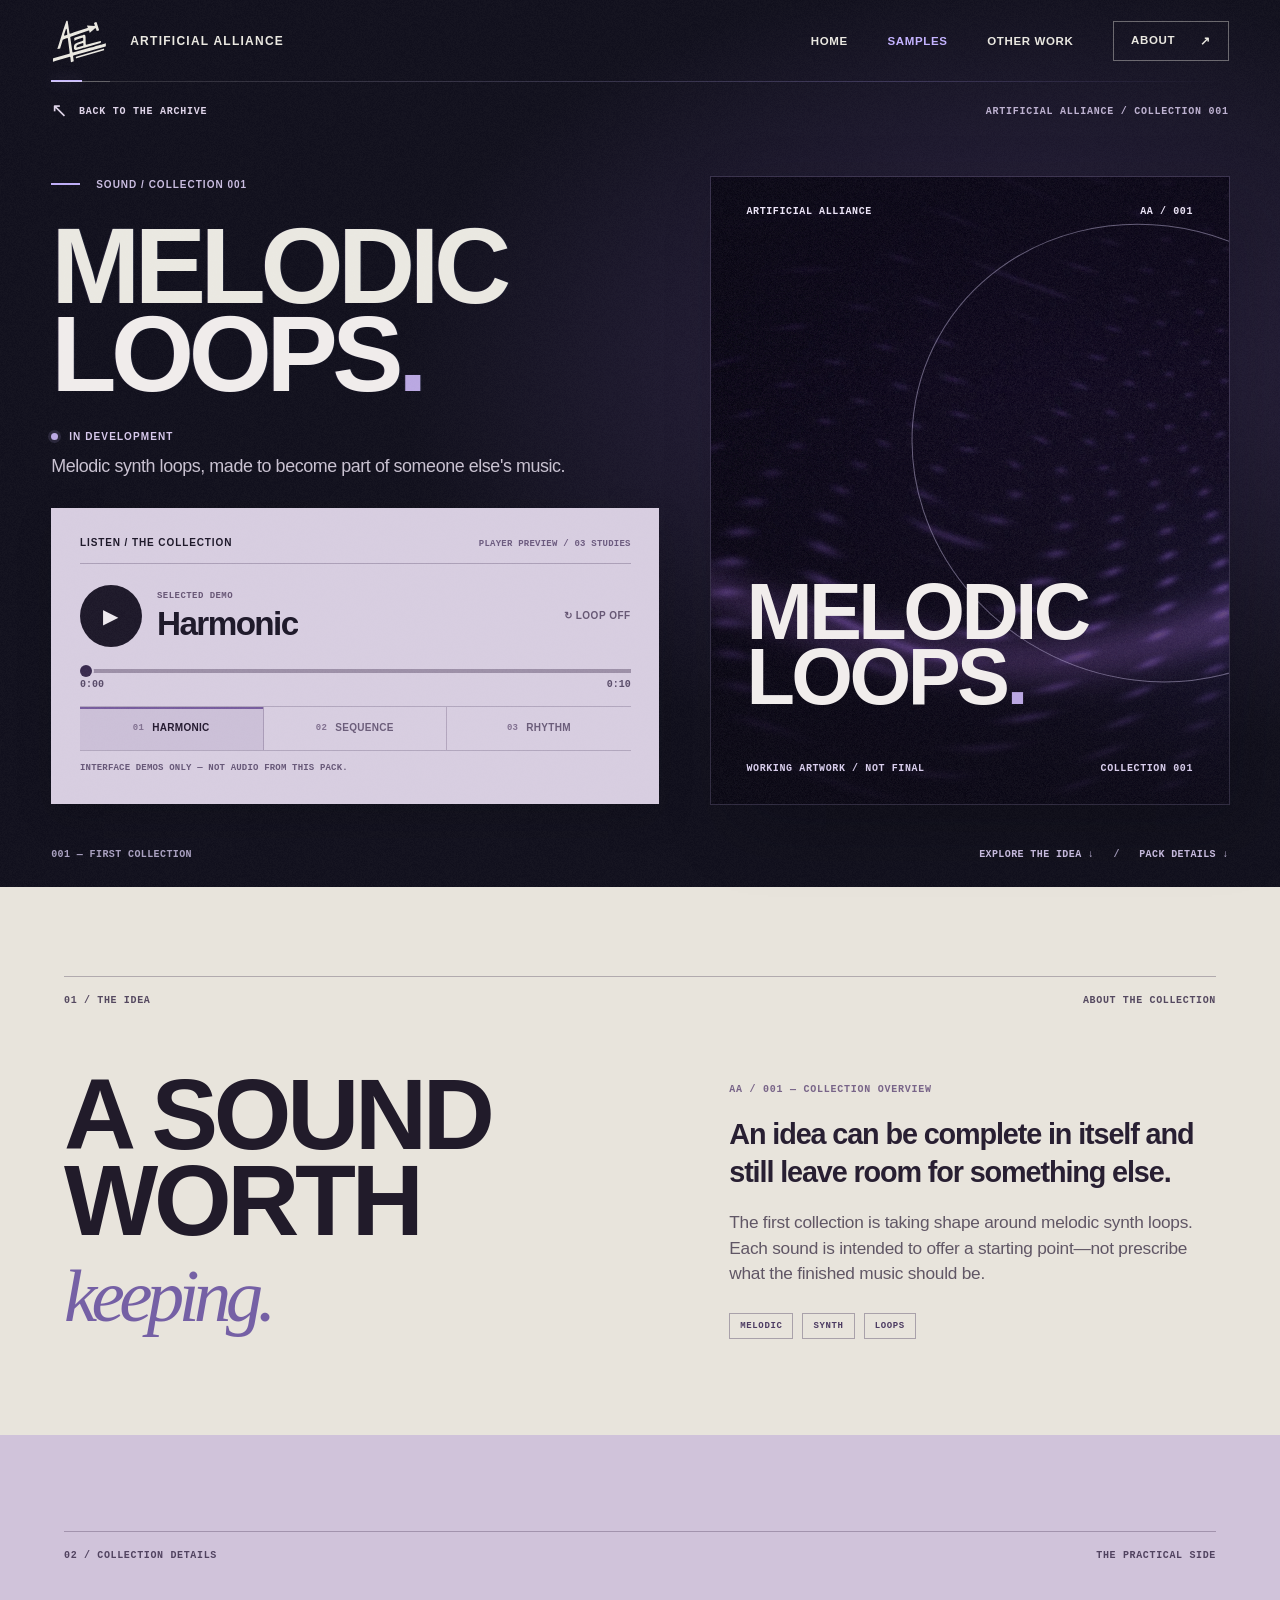
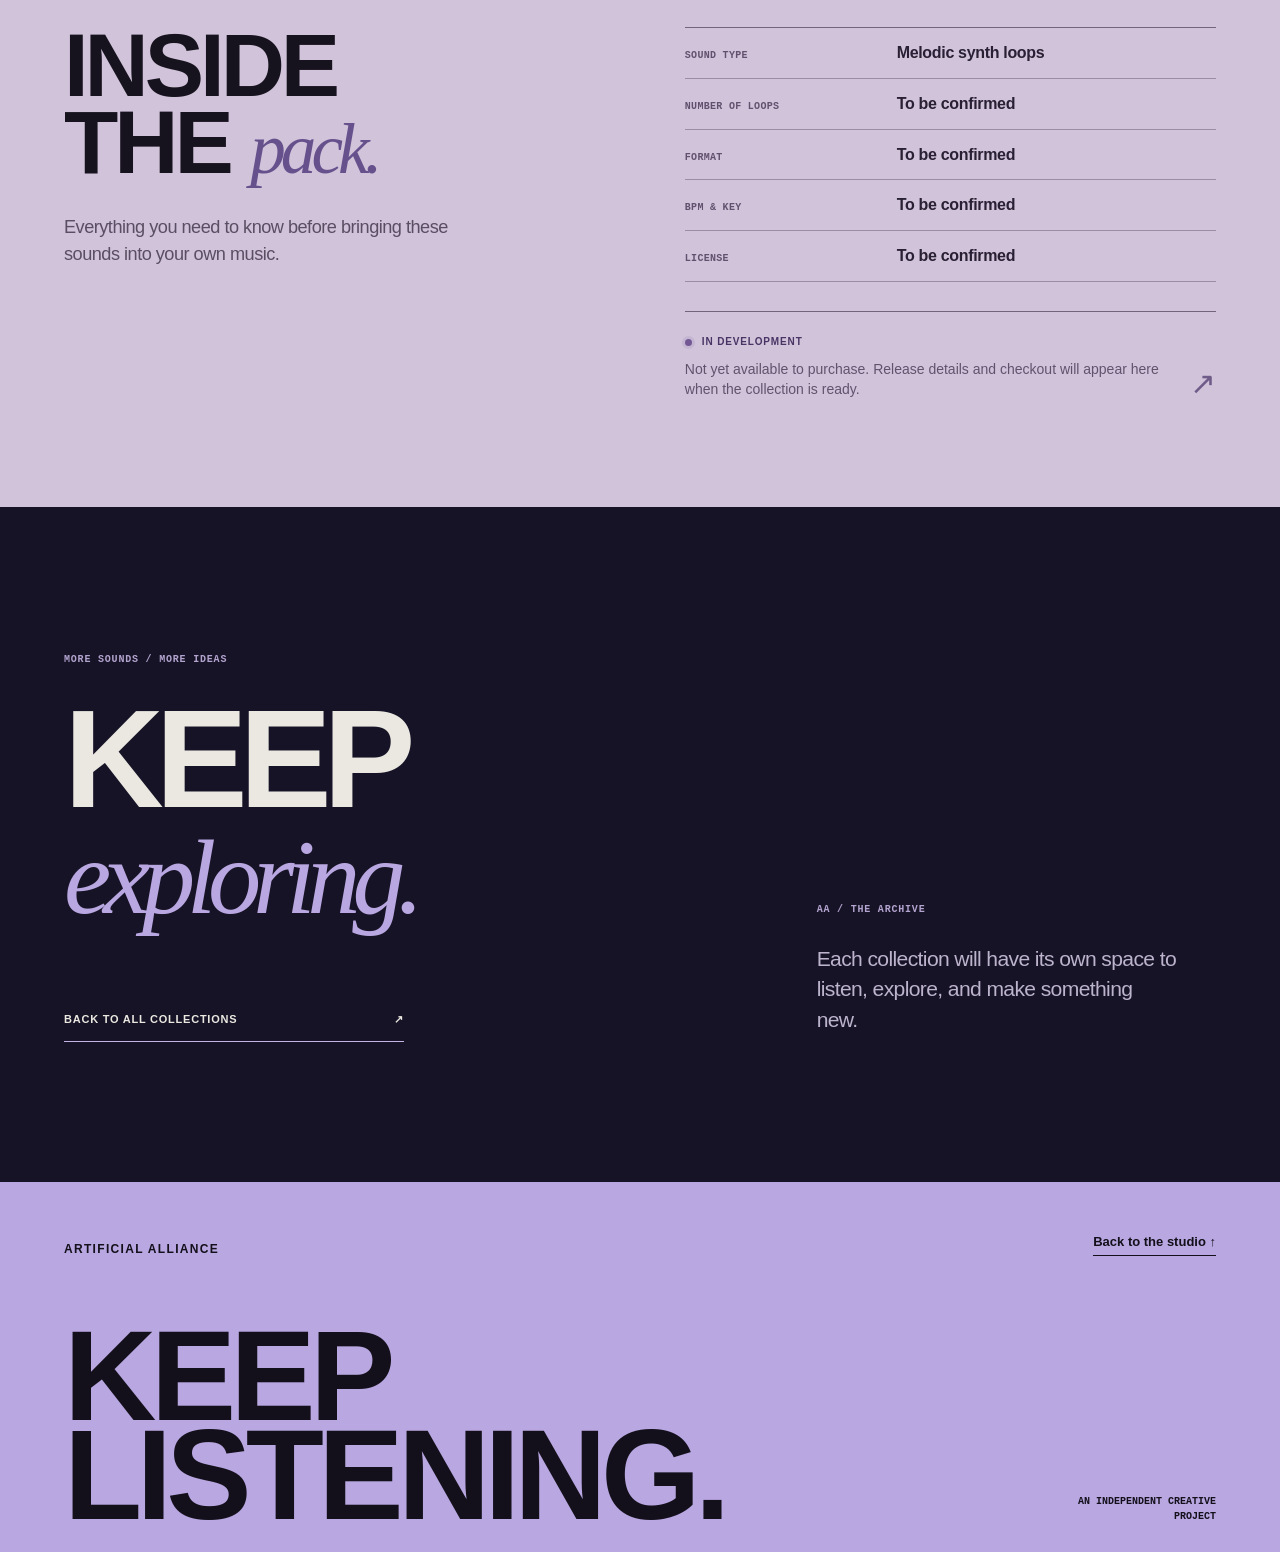
<file: samples/melodic-loops/index.html>
<!doctype html>
<html lang="en">
<head>
  <meta charset="utf-8"/>
  <meta name="viewport" content="width=device-width, initial-scale=1"/>
  <meta name="theme-color" content="#100f1c"/>
  <meta name="description" content="Melodic Loops: the first sample collection in development from Artificial Alliance. Explore the artwork, concept, and future listening space."/>
  <title>Melodic Loops — Artificial Alliance</title>
  <link rel="stylesheet" href="../samples.css"/>
  <link rel="stylesheet" href="pack.css"/>
</head>
<body class="pack-page">
<div class="shell">
  <header class="product-hero grained" id="top">
    <nav class="nav" aria-label="Main navigation">
      <a class="wordmark" href="../../index.html" aria-label="Artificial Alliance, home"><img src="../../assets/artificial-alliance-mark.svg" alt=""/><span>ARTIFICIAL ALLIANCE</span></a>
      <button class="mobile-menu" id="menu" aria-expanded="false" aria-controls="navLinks" type="button">Menu +</button>
      <div class="nav-links" id="navLinks">
        <a href="../../index.html">Home</a>
        <a href="../index.html" aria-current="page">Samples</a>
        <a href="../../index.html#directions">Other work</a>
        <a class="nav-index" href="../../index.html#about">About <span aria-hidden="true">↗</span></a>
      </div>
    </nav>
    <div class="product-utility">
      <a href="../index.html#archive" class="product-back"><span aria-hidden="true">↖</span> BACK TO THE ARCHIVE</a>
      <span>ARTIFICIAL ALLIANCE / COLLECTION 001</span>
    </div>
    <div class="product-hero__grid">
      <div class="product-hero__copy">
        <div class="hero-kicker"><span class="hero-kicker__line" aria-hidden="true"></span> SOUND / COLLECTION 001</div>
        <h1>MELODIC<br><span>LOOPS<span class="product-dot">.</span></span></h1>
        <div class="product-hero__bottom">
          <span class="status-tag"><span class="status-tag__pip" aria-hidden="true"></span> IN DEVELOPMENT</span>
          <p>Melodic synth loops, made to become part of someone else's music.</p>
        </div>
        <section class="hero-listening" aria-labelledby="heroListeningTitle">
          <div class="hero-listening__top">
            <h2 id="heroListeningTitle">LISTEN / THE COLLECTION</h2>
            <span>PLAYER PREVIEW / 03 STUDIES</span>
          </div>
          <div class="hero-listening__controls">
            <button type="button" id="packPlay" class="hero-listening__play" aria-label="Play Harmonic demo"><span id="packPlayGlyph" aria-hidden="true">▶</span></button>
            <div class="hero-listening__now">
              <span>SELECTED DEMO</span>
              <strong id="packTrackName">Harmonic</strong>
            </div>
            <button id="packLoop" class="hero-listening__loop" aria-pressed="false" type="button" aria-label="Loop playback">↻ <span id="packLoopLabel">LOOP OFF</span></button>
          </div>
          <div class="hero-listening__seek">
            <label for="packSeek">PLAYBACK POSITION</label>
            <input id="packSeek" type="range" min="0" max="1000" step="1" value="0" aria-label="Seek within selected demo"/>
            <div class="hero-listening__times"><span id="packCurrent">0:00</span><span id="packDuration">0:10</span></div>
          </div>
          <div class="hero-listening__tracks" role="group" aria-label="Choose a demo sound">
            <button type="button" class="active" data-pack-track="0" aria-pressed="true"><span>01</span> HARMONIC</button>
            <button type="button" data-pack-track="1" aria-pressed="false"><span>02</span> SEQUENCE</button>
            <button type="button" data-pack-track="2" aria-pressed="false"><span>03</span> RHYTHM</button>
          </div>
          <p class="hero-listening__notice" id="packStatus" role="status" aria-live="polite">INTERFACE DEMOS ONLY — NOT AUDIO FROM THIS PACK.</p>
        </section>
      </div>
      <div class="product-art" role="img" aria-label="Working cover artwork: ultraviolet interference and Melodic Loops typography. Final artwork has not been selected.">
        <div class="product-art__texture" aria-hidden="true"></div>
        <div class="product-art__orbit" aria-hidden="true"></div>
        <div class="product-art__top"><span>ARTIFICIAL ALLIANCE</span><span>AA / 001</span></div>
        <div class="product-art__title">MELODIC<br>LOOPS<span>.</span></div>
        <div class="product-art__bottom"><span>WORKING ARTWORK / NOT FINAL</span><span>COLLECTION 001</span></div>
      </div>
    </div>
    <div class="product-hero__tail"><span>001 — FIRST COLLECTION</span><span><a href="#concept">EXPLORE THE IDEA ↓</a> &nbsp; / &nbsp; <a href="#details">PACK DETAILS ↓</a></span></div>
  </header>
  <main>
    <section class="concept-section" id="concept" aria-labelledby="conceptTitle">
      <div class="chapter-line"><span>01 / THE IDEA</span><span>ABOUT THE COLLECTION</span></div>
      <div class="concept-grid">
        <div class="concept-heading"><h2 id="conceptTitle">A SOUND<br>WORTH<br><em>keeping.</em></h2></div>
        <div class="concept-copy">
          <span class="small-index">AA / 001 — COLLECTION OVERVIEW</span>
          <p class="concept-copy__lead">An idea can be complete in itself and still leave room for something else.</p>
          <p>The first collection is taking shape around melodic synth loops. Each sound is intended to offer a starting point—not prescribe what the finished music should be.</p>
          <div class="concept-tags" aria-label="Collection tags"><span>MELODIC</span><span>SYNTH</span><span>LOOPS</span></div>
        </div>
      </div>
    </section>

    <section class="details-section" id="details" aria-labelledby="detailsTitle">
      <div class="chapter-line"><span>02 / COLLECTION DETAILS</span><span>THE PRACTICAL SIDE</span></div>
      <div class="details-grid">
        <div class="details-intro">
          <h2 id="detailsTitle">INSIDE<br>THE <em>pack.</em></h2>
          <p>Everything you need to know before bringing these sounds into your own music.</p>
        </div>
        <div class="details-body">
          <dl class="detail-list">
            <div><dt>Sound type</dt><dd>Melodic synth loops</dd></div>
            <div><dt>Number of loops</dt><dd>To be confirmed</dd></div>
            <div><dt>Format</dt><dd>To be confirmed</dd></div>
            <div><dt>BPM &amp; key</dt><dd>To be confirmed</dd></div>
            <div><dt>License</dt><dd>To be confirmed</dd></div>
          </dl>
          <div class="details-availability">
            <div><span class="details-availability__eyebrow"><span class="status-tag__pip" aria-hidden="true"></span> IN DEVELOPMENT</span><p>Not yet available to purchase. Release details and checkout will appear here when the collection is ready.</p></div>
            <span class="details-availability__mark" aria-hidden="true">↗</span>
          </div>
        </div>
      </div>
    </section>

    <section class="return-section">
      <div class="return-content"><span>MORE SOUNDS / MORE IDEAS</span><h2>KEEP<br><em>exploring.</em></h2><a href="../index.html#archive">Back to all collections <span aria-hidden="true">↗</span></a></div>
      <div class="return-aside"><span>AA / THE ARCHIVE</span><p>Each collection will have its own space to listen, explore, and make something new.</p></div>
    </section>
  </main>
  <footer class="footer">
    <div class="footer-top"><span>ARTIFICIAL ALLIANCE</span><a href="../../index.html">Back to the studio ↑</a></div>
    <div class="footer-bottom"><strong>KEEP<br>LISTENING.</strong><span>AN INDEPENDENT CREATIVE PROJECT</span></div>
  </footer>
</div>
<audio id="packAudio" preload="metadata"></audio>
<script src="pack-player.js" defer></script>
</body>
</html>
</file>
<file: samples/samples.css>
:root{--night:#100f1c;--night2:#171326;--paper:#e8e4dc;--chalk:#eae8e1;--ink:#171620;--lavender:#b3a0ff;--muted:#a59dbb;--line:rgba(234,232,225,.20);--text:Inter,"Segoe UI",-apple-system,BlinkMacSystemFont,"Helvetica Neue",Arial,sans-serif;--mono:"Cascadia Mono","SFMono-Regular","IBM Plex Mono",monospace}
*{box-sizing:border-box}html{scroll-behavior:smooth;scroll-padding-top:28px}body{margin:0;color:var(--chalk);background:var(--night);font-family:var(--text);-webkit-font-smoothing:antialiased;overflow-x:hidden}a{color:inherit;text-decoration:none}button,input{font:inherit}button{cursor:pointer}a:focus-visible,button:focus-visible,input:focus-visible{outline:2px solid #a9b7ff;outline-offset:5px}::selection{background:#ad9beb;color:#100f1c}.shell{max-width:1900px;margin:0 auto;overflow:hidden}.grained{position:relative}.grained:after{content:"";position:absolute;inset:0;pointer-events:none;z-index:5;background-image:url('../assets/grain.png');background-size:280px;opacity:.28;mix-blend-mode:screen}.section-kicker,.eyebrow{font:650 11px/1.4 var(--text);letter-spacing:.11em;text-transform:uppercase}
/* Continuous editorial header */
.hero{isolation:isolate;min-height:clamp(680px,94svh,900px);background:#100f1c;display:flex;flex-direction:column;overflow:hidden}.hero:before{content:"";position:absolute;inset:0;z-index:-4;background:radial-gradient(ellipse 70% 75% at 85% 50%,#31234d 0%,#100f1c 74%)}.hero-art{position:absolute;z-index:-3;inset:0;overflow:hidden;pointer-events:none}.hero-image{position:absolute;right:-2%;top:2%;height:108%;width:78%;background:url('../assets/interference.webp') center/cover no-repeat;filter:saturate(.83) hue-rotate(7deg) contrast(1.14);opacity:.93;mask-image:linear-gradient(90deg,transparent 1%,black 32%,black 85%,transparent 100%),linear-gradient(0deg,transparent,black 17%,black 87%,transparent 100%);mask-composite:intersect;will-change:transform}.hero-art:after{content:"";inset:0;position:absolute;background:linear-gradient(90deg,#100f1cf7 0%,#100f1cbc 33%,#100f1c1a 70%,transparent 100%),linear-gradient(0deg,#100f1c88,transparent 34%)}.hero-orbit{position:absolute;width:min(48vw,750px);aspect-ratio:1;right:-8%;top:8%;border:1px solid rgba(184,172,240,.22);border-radius:50%;transform:scaleX(1.15) rotate(-20deg)}
.nav{position:relative;z-index:12;display:flex;align-items:center;justify-content:space-between;min-height:82px;padding:16px clamp(23px,4vw,72px)}.nav:after{content:"";position:absolute;bottom:0;left:clamp(23px,4vw,72px);right:clamp(23px,4vw,72px);height:1px;background:linear-gradient(90deg,#eae8e160 0 5%,#eae8e126 5%,#b7a7ff3a 72%,transparent)}.nav:before{content:"";position:absolute;left:clamp(23px,4vw,72px);bottom:0;width:31px;height:2px;background:#c7b7ff;box-shadow:0 0 14px #b9a7e155}.wordmark{display:flex;align-items:center;gap:22px;font-size:12px;letter-spacing:.105em;font-weight:750;white-space:nowrap}.wordmark img{width:57px;height:48px;object-fit:contain}.nav-links{display:flex;align-items:center;gap:clamp(18px,3.1vw,52px);font-size:11.5px;letter-spacing:.055em;font-weight:650;text-transform:uppercase}.nav-links>a{transition:color .2s;padding:11px 0}.nav-links>a:hover{color:#cfc0ff}.nav-links a[aria-current=page]{color:#c4b3ff}.nav-index{display:flex;gap:25px;border:1px solid #eae8e166;padding:12px 17px!important}.mobile-menu{display:none;color:var(--chalk);border:1px solid rgba(234,232,225,.22);background:transparent;padding:12px 15px;text-transform:uppercase;letter-spacing:.1em;font-size:11px}
.hero-content{position:relative;flex:1;display:flex;flex-direction:column;justify-content:space-between;padding:clamp(55px,7vh,98px) clamp(23px,4vw,72px) 38px}.hero-upper{display:flex;align-items:center;gap:16px;color:#d1c5e7}.mini-rule{width:29px;height:2px;background:#c5b3ff}.hero-main{max-width:1250px}.hero-main h1{font-size:clamp(88px,13.5vw,222px);font-weight:900;letter-spacing:-.079em;line-height:.83;margin:0 0 49px -.055em;text-transform:uppercase;max-width:100%;text-shadow:.014em 0 #81c4ff13,-.01em 0 #bd8fff17}.hero-main h1 span{color:#eae8e1}.hero-desc{display:flex;justify-content:space-between;align-items:end;gap:40px;max-width:890px}.hero-desc p{font-size:clamp(21px,2vw,29px);line-height:1.3;letter-spacing:-.037em;max-width:380px;margin:0;color:#ded9e5}.arrow-link{display:inline-flex;align-items:center;justify-content:space-between;gap:30px;border-bottom:1px solid #d6caffad;padding-bottom:12px;min-width:230px;font-size:12px;font-weight:650;letter-spacing:.075em;text-transform:uppercase;transition:color .2s,gap .3s}.arrow-link:hover{color:#cfbaff;gap:50px}.hero-end{display:flex;align-items:center;justify-content:space-between;color:#afabc5;font-size:11px;letter-spacing:.07em;text-transform:uppercase;margin-top:50px}.series{font:550 10px var(--mono);opacity:.8}
/* Index is drawn as an open score of divisions rather than boxed tabs */
.index-bar{display:grid;grid-template-columns:repeat(3,1fr);min-height:156px;padding:0 clamp(23px,4vw,72px);gap:clamp(20px,2vw,45px);background:linear-gradient(180deg,#191529,#171326);position:relative}.index-bar>a{position:relative;display:flex;flex-direction:column;justify-content:space-between;padding:25px 0 29px;transition:color .2s}.index-bar>a:before{content:"";position:absolute;left:0;top:0;width:42px;height:2px;background:#baa5ff;transition:width .35s}.index-bar>a:after{content:"";position:absolute;right:calc(clamp(20px,2vw,45px)*-.5);width:1px;top:27px;bottom:29px;background:linear-gradient(180deg,transparent,#ddcfff3f,transparent)}.index-bar>a:last-child:after{display:none}.index-bar>a:hover:before{width:76%}.index-no{font:550 10px var(--mono);color:#aca5bf;letter-spacing:.07em}.index-name{display:flex;align-items:center;justify-content:space-between;font-size:clamp(23px,2.55vw,40px);line-height:1;font-weight:800;letter-spacing:-.065em}.index-name span{font-size:21px;font-weight:300;color:#aaa0ca;transition:transform .25s}.index-bar>a:hover .index-name span{transform:translate(3px,-3px)}
/* The listening room occupies an actual separate material field */
.listening{background:var(--paper);color:#171620;padding:clamp(95px,10vw,165px) clamp(23px,5vw,86px) clamp(110px,11vw,175px)}.section-heading{display:grid;grid-template-columns:35% 65%;gap:20px;align-items:start;padding-bottom:55px}.head-aside{display:flex;flex-direction:column;justify-content:space-between;min-height:240px}.head-aside p{font-size:clamp(18px,1.5vw,24px);line-height:1.4;letter-spacing:-.04em;max-width:250px;margin:0;color:#5b5562}.section-heading h2{font-size:clamp(57px,8.2vw,140px);text-transform:uppercase;font-weight:900;letter-spacing:-.066em;line-height:.85;margin:0}.section-heading h2 em{font-family:Georgia,'Times New Roman',serif;text-transform:lowercase;font-weight:400;color:#7560a5;letter-spacing:-.09em}.listening-note{border-top:1px solid #241e2c6b;display:flex;align-items:start;gap:22px;padding:19px 0 31px;max-width:100%;font-size:13px;line-height:1.6}.listening-note p{max-width:670px;margin:0;color:#5c5361}.listening-note strong{font-weight:750;color:#211b2a}.asterisk{font-size:20px;line-height:1.1;color:#7762aa}
.deck{display:grid;grid-template-columns:1.03fr .97fr;min-height:680px;box-shadow:0 1px 0 rgba(0,0,0,.05)}
.visualizer{position:relative;min-height:640px;overflow:hidden;background:radial-gradient(ellipse at 70% 42%,#342c57 0%,#171325 44%,#0f0f1b 100%);color:#eae8e1;isolation:isolate}.visualizer:after{content:"";position:absolute;inset:0;z-index:2;pointer-events:none;background:url('../assets/grain.png') repeat;opacity:.33;mix-blend-mode:screen}.visualizer:before{content:"";z-index:0;position:absolute;inset:0;background:linear-gradient(0deg,rgba(5,3,15,.54),transparent 38%),radial-gradient(ellipse 64% 54% at 56% 44%,rgba(186,160,250,.15),transparent)}#visualCanvas{position:absolute;inset:0;width:100%;height:100%;z-index:1}.visual-top,.visual-bottom{position:absolute;z-index:3;left:clamp(25px,4vw,62px);right:clamp(25px,4vw,62px);display:flex;align-items:center;justify-content:space-between;gap:25px}.visual-top{top:34px;font:550 10px var(--mono);letter-spacing:.09em;color:#d1c9e8}.visual-bottom{bottom:38px;align-items:end;flex-direction:column}.visual-bottom span{align-self:flex-start;color:#c1b3d2;font:550 10px var(--mono);letter-spacing:.08em}.visual-bottom strong{align-self:flex-start;font-size:clamp(54px,6vw,95px);font-weight:900;letter-spacing:-.07em;line-height:.9}
.desk{display:flex;flex-direction:column;padding:clamp(26px,3.6vw,58px);background:#d4cbd9;color:#191523}.desk-head{display:flex;justify-content:space-between;gap:20px;font:600 10px var(--mono);letter-spacing:.055em;color:#514758}.desk-title{padding-top:clamp(40px,6vw,90px)}.desk-title>p:first-child{font:650 10px var(--text);letter-spacing:.11em;margin:0 0 14px}.desk-title h3{font-size:clamp(48px,4.1vw,78px);font-weight:850;letter-spacing:-.07em;line-height:.95;margin:0}.desk-title>p:last-child{font-size:17px;margin:18px 0 0;line-height:1.4;color:#574b60}.transport{display:flex;gap:23px;align-items:center;padding-top:36px}.play{height:64px;width:64px;min-width:64px;background:#171326;color:#ece8ed;border:0;border-radius:50%;font-size:18px;transition:transform .2s,background .2s;display:grid;place-items:center}.play:hover{background:#423260;transform:scale(1.04)}.play:active{transform:scale(.96)}#playIcon{transform:translateX(2px)}.track-timing{flex:1;min-width:0}.time-line{display:flex;justify-content:space-between;font:550 11px var(--mono);color:#44364b}.wave-wrap{position:relative;height:62px;overflow:hidden}.wave-wrap canvas{position:absolute;width:100%;height:100%;inset:0}.wave-wrap input{appearance:none;background:transparent;position:absolute;inset:0;width:100%;height:100%;cursor:pointer;margin:0;z-index:2}.wave-wrap input::-webkit-slider-thumb{appearance:none;width:2px;height:52px;background:#1a1724;border:0;box-shadow:0 0 0 0 transparent}.wave-wrap input::-moz-range-thumb{width:2px;height:52px;background:#1a1724;border:0;border-radius:0}.wave-wrap input::-webkit-slider-runnable-track{background:transparent}.wave-wrap input::-moz-range-track{background:transparent}.transport-meta{display:flex;align-items:center;justify-content:space-between;gap:15px;margin-top:8px}.loop-toggle{border:0;background:none;font:650 10px var(--text);letter-spacing:.08em;text-transform:uppercase;color:#68566d;padding:8px 0}.loop-toggle[aria-pressed=true]{color:#4f3a83}.loop-icon{font-size:19px;vertical-align:middle;margin-right:5px}.volume{display:flex;align-items:center;gap:12px;font:650 10px var(--text);letter-spacing:.08em;color:#68566d}.volume input{accent-color:#6b5798;width:82px;height:4px;cursor:pointer}.study-list{margin-top:auto;padding-top:35px}.study-item{width:100%;display:grid;grid-template-columns:30px 1fr minmax(80px,130px) 14px;align-items:center;gap:15px;padding:17px 0;border:0;border-top:1px solid rgba(31,23,43,.26);background:none;color:#534a5b;text-align:left;transition:color .2s}.study-item:last-child{border-bottom:1px solid rgba(31,23,43,.26)}.study-item>span{font:500 11px var(--mono)}.study-item strong{font-size:23px;letter-spacing:-.055em;font-weight:740}.study-item small{font-size:12px;color:#70667a}.study-item i{font-size:19px;font-style:normal}.study-item.active{color:#201a2b}.study-item.active>span{color:#715bb4}.study-item.active strong{font-weight:850}.study-item:hover{color:#554184}.desk-disclaimer{font:500 10px/1.5 var(--mono);color:#6d6272;margin:22px 0 0;max-width:420px}
/* The upcoming work has deliberately different contrast and scale */
.first{background:#13111f;color:#eae8e1;padding:clamp(88px,9vw,135px) clamp(23px,5vw,86px) clamp(105px,12vw,165px)}.first-top{display:flex;justify-content:space-between;gap:24px;border-bottom:1px solid #c5b9e04a;padding:0 0 24px;align-items:end}.first-top p{font-size:12px;color:#aaa0b7;margin:0}.first-grid{display:grid;grid-template-columns:1.04fr .96fr;gap:clamp(40px,5vw,92px);padding-top:clamp(55px,7vw,110px);align-items:stretch}.first-type{display:flex;flex-direction:column}.first-type h2{font-size:clamp(61px,8.5vw,145px);line-height:.85;letter-spacing:-.07em;font-weight:900;margin:0;text-transform:uppercase}.first-type h2 em{font:italic 400 .73em Georgia,'Times New Roman',serif;text-transform:lowercase;letter-spacing:-.08em;color:#c2b1f3}.first-type p{margin:48px 0 0;max-width:430px;color:#b9b2c3;font-size:clamp(17px,1.4vw,21px);line-height:1.48;letter-spacing:-.025em}.statusline{display:flex;align-items:center;gap:12px;margin-top:auto;padding-top:50px;font:550 11px var(--mono);color:#d4c7eb;letter-spacing:.05em}.dot{display:inline-block;width:7px;height:7px;background:#c2acef;border-radius:50%;box-shadow:0 0 10px #b9a7e144}.first-art{position:relative;min-height:640px;overflow:hidden;background:#251e3a;isolation:isolate;box-shadow:0 0 0 1px #9382bb44}.first-art:before{content:"";position:absolute;inset:-8%;background:url('../assets/interference.webp') 64% center/cover no-repeat;transform:rotate(-13deg) scale(1.18);filter:saturate(.9) contrast(1.25);opacity:.85}.first-art:after{content:"";position:absolute;inset:0;z-index:1;background:linear-gradient(180deg,#0a071d66,transparent 40%,#120f20bc 100%),url('../assets/grain.png');background-size:auto,280px;mix-blend-mode:normal;opacity:.92}.art-index,.art-bottom{position:absolute;z-index:2;left:clamp(20px,3vw,44px);right:clamp(20px,3vw,44px);font:650 10px var(--mono);letter-spacing:.055em;color:#eee8ff}.art-index{top:28px;display:flex;justify-content:space-between;gap:15px}.art-bottom{bottom:24px;opacity:.85}.art-type{position:absolute;z-index:2;left:clamp(17px,3vw,44px);bottom:95px;font-size:clamp(70px,7vw,118px);font-weight:900;line-height:.79;letter-spacing:-.075em;color:#eeebed}.art-disc{position:absolute;right:-20%;top:10%;width:90%;aspect-ratio:1;border:1px solid #e9ddff69;border-radius:50%;transform:scaleX(1.03) rotate(21deg)}
.outro{padding:clamp(90px,10vw,160px) clamp(23px,5vw,86px);background:var(--paper);color:#171620;display:grid;grid-template-columns:1.1fr .9fr;gap:7vw;align-items:end}.outro h2{font-size:clamp(65px,8vw,128px);line-height:.84;letter-spacing:-.068em;margin:42px 0 0;font-weight:900}.outro h2 em{font:italic 400 .77em Georgia,'Times New Roman',serif;color:#7560a5;letter-spacing:-.08em}.outro-side{padding-bottom:8px}.outro-side p{font-size:clamp(18px,1.65vw,24px);line-height:1.45;color:#504957;letter-spacing:-.03em;max-width:390px;margin:0 0 50px}.outro .arrow-link{border-color:#423b4d}
.footer{min-height:370px;background:#b9a7e1;color:#13101b;padding:52px clamp(23px,5vw,86px) 28px;display:flex;flex-direction:column;justify-content:space-between}.footer-top,.footer-bottom{display:flex;align-items:end;justify-content:space-between;gap:30px}.footer-top>span{font-size:12px;font-weight:750;letter-spacing:.11em}.footer-top a{font-size:13px;font-weight:750;border-bottom:1px solid;padding-bottom:6px}.footer-bottom strong{font-size:clamp(66px,10vw,170px);line-height:.77;letter-spacing:-.08em;font-weight:900}.footer-bottom span{font:550 10px/1.5 var(--mono);max-width:170px;text-align:right}
@media(max-width:1100px){.hero-main h1{font-size:clamp(80px,13vw,156px)}.hero-desc{max-width:800px}.section-heading{grid-template-columns:34% 66%}.section-heading h2{font-size:8.5vw}.head-aside{min-height:170px}.deck{grid-template-columns:1fr 1fr;min-height:610px}.visualizer{min-height:610px}.first-art{min-height:560px}.first-type h2{font-size:8.7vw}.art-type{font-size:8vw}}
@media(max-width:780px){.nav{min-height:76px}.wordmark{gap:15px;font-size:10px}.wordmark img{width:47px;height:38px}.mobile-menu{display:block}.nav-links{position:absolute;top:100%;left:0;right:0;padding:24px;background:#181426;display:none;flex-direction:column;align-items:stretch;border-bottom:1px solid #b5a1d955;z-index:15}.nav-links.open{display:flex}.nav-links>a{padding:12px 0}.nav-index{justify-content:space-between}.hero{min-height:760px}.hero-art .hero-image{right:-73%;width:160%;height:88%;top:5%;opacity:.84;mask-image:linear-gradient(90deg,transparent 0%,black 48%,black 100%),linear-gradient(0deg,transparent,black 16%,black 83%,transparent)}.hero-art:after{background:linear-gradient(0deg,#100f1c99,#100f1c35 43%,transparent),linear-gradient(90deg,#100f1c70,transparent)}.hero-orbit{right:-34%;width:100vw}.hero-content{padding:52px 24px 34px}.hero-main h1{font-size:clamp(67px,15vw,119px);margin-bottom:34px}.hero-desc{flex-direction:column;align-items:start;gap:28px}.hero-desc p{font-size:20px;max-width:290px}.hero-end{font-size:9px;gap:25px}.index-bar{gap:16px;min-height:140px;padding:0 24px}.index-bar>a{padding:20px 0 24px}.index-name{font-size:clamp(18px,2.7vw,25px)}.index-name span{font-size:17px}.index-no{font-size:9px}.listening{padding:90px 24px 100px}.section-heading{grid-template-columns:1fr;gap:35px}.head-aside{min-height:0;display:flex;flex-direction:row;align-items:start;gap:20px}.head-aside p{font-size:15px;max-width:180px}.section-heading h2{font-size:clamp(60px,11vw,92px)}.deck{grid-template-columns:1fr;min-height:0}.visualizer{min-height:420px}.visual-bottom strong{font-size:66px}.desk{padding:31px;min-height:550px}.desk-title{padding-top:55px}.desk-title h3{font-size:58px}.first{padding:88px 24px 100px}.first-grid{grid-template-columns:1fr;gap:65px}.first-type h2{font-size:clamp(75px,12vw,112px)}.first-type p{margin-top:45px}.statusline{padding-top:40px}.first-art{min-height:520px}.art-type{font-size:clamp(75px,11vw,103px)}.outro{padding:100px 24px;grid-template-columns:1fr;gap:65px}.outro h2{font-size:clamp(70px,11vw,110px)}.footer{padding:50px 24px 24px;min-height:300px}.footer-bottom strong{font-size:clamp(66px,11vw,110px)}}
@media(max-width:480px){.hero{min-height:720px}.hero-main h1{font-size:clamp(60px,15vw,82px)}.hero-end .series{display:none}.index-bar{grid-template-columns:1fr;min-height:0;padding:10px 24px}.index-bar>a{display:flex;flex-direction:row;align-items:center;min-height:74px;padding:17px 0 14px;border-bottom:1px solid #d9caf61a}.index-bar>a:before{top:auto;bottom:-1px;opacity:.7;height:1px}.index-bar>a:after{display:none}.index-name{font-size:25px;gap:25px}.index-no{font-size:9px}.listening{padding:75px 20px 85px}.section-heading h2{font-size:clamp(53px,12.5vw,74px)}.listening-note{gap:12px}.listening-note p{font-size:12px}.visualizer{min-height:370px}.visual-top,.visual-bottom{left:22px;right:22px}.visual-bottom strong{font-size:54px}.desk{padding:25px 22px;min-height:565px}.desk-head{font-size:9px}.desk-title{padding-top:40px}.desk-title h3{font-size:50px}.desk-title>p:last-child{font-size:15px}.transport{gap:13px}.play{width:54px;height:54px;min-width:54px}.study-item{grid-template-columns:25px 1fr 13px;gap:12px}.study-item small{display:none}.volume{gap:6px}.volume input{width:66px}.first{padding:75px 20px 90px}.first-top{display:block}.first-top p{margin-top:12px}.first-type h2{font-size:clamp(62px,13.2vw,90px)}.first-art{min-height:420px}.art-type{font-size:69px}.outro{padding:85px 20px}.outro h2{font-size:clamp(58px,12vw,83px)}.footer{padding:44px 20px 24px}.footer-bottom strong{font-size:clamp(63px,14vw,92px)}.footer-bottom span{font-size:8px;max-width:110px}}
@media(prefers-reduced-motion:reduce){*,*:before,*:after{scroll-behavior:auto!important;animation:none!important;transition:none!important} .hero-image{transform:none!important}}
@media(max-width:520px){
  .footer-bottom{flex-direction:column;align-items:flex-start;gap:26px}
  .footer-bottom span{max-width:none;text-align:left}
  .footer-bottom strong{font-size:clamp(60px,14vw,80px)}
}
/* Match V10.6's deliberate, compact but non-colliding display typography. */
.hero-main h1{letter-spacing:-.045em}
.section-heading h2{letter-spacing:-.034em}
.visual-bottom strong{letter-spacing:-.048em}
.first-type h2{letter-spacing:-.047em}
.art-type{letter-spacing:-.05em}
.outro h2{letter-spacing:-.045em}
.footer-bottom strong{letter-spacing:-.045em}


/* V11.1 — listening-room orientation. Preserve the material palette and overall editorial form. */
.desk-head span:last-child{color:#73687e}
.desk-title{padding-top:clamp(31px,4.5vw,68px)}
.desk-overline{display:flex;gap:14px;align-items:center;font:700 10px/1.45 var(--text);letter-spacing:.10em;margin:0 0 12px}
.desk-overline span{font:600 10px/1.45 var(--mono);letter-spacing:.035em;color:#766782}
.desk-title .study-description{font-size:17px;margin:18px 0 0;line-height:1.4;color:#574b60}
.desk-title .playback-state{display:flex;align-items:center;gap:9px;margin:21px 0 0;color:#67567b;font:700 10px/1.45 var(--text);letter-spacing:.10em}
.state-pip{display:block;width:7px;height:7px;border-radius:50%;background:#796b95;transition:background .25s,box-shadow .25s}
.desk[data-state="playing"] .state-pip{background:#7552b9;box-shadow:0 0 0 3px rgba(133,98,194,.14)}
.transport{padding-top:27px;gap:21px}
.transport-control{display:flex;align-items:center;gap:11px;flex-shrink:0}
.transport-action{font:750 10px/1.35 var(--text);letter-spacing:.08em;color:#3b2d4b;min-width:39px}
.time-line{gap:12px;align-items:center}
.seek-instruction{font:650 9px/1.3 var(--text);letter-spacing:.065em;color:#6a5b76;white-space:nowrap}
.seek-instruction span{font-size:13px;vertical-align:-1px}
.wave-wrap{height:67px}
.wave-wrap:focus-within{outline:1px solid #7c63b1;outline-offset:3px}
.study-list{padding-top:23px}
.study-heading{display:flex;align-items:center;justify-content:space-between;gap:12px;padding-bottom:11px;color:#67586e;font:700 10px/1.5 var(--text);letter-spacing:.085em}
.study-heading span:last-child{color:#85768e;font-size:9px}
.study-item{position:relative;padding:18px 5px 18px 0;transition:color .22s,background .22s,padding .25s;}
.study-item:before{content:"";position:absolute;top:11px;bottom:11px;left:-12px;width:2px;background:#795bab;opacity:0;transition:opacity .25s}
.study-item.active:before{opacity:1}
.study-item:hover{background:linear-gradient(90deg,rgba(125,94,173,.075),transparent 65%);padding-left:7px}
.study-item i{font:normal 17px/1 var(--text);color:#6f5a80;justify-self:end}
.study-item.active i{color:#5e408e}
.study-item[data-playing="true"] i{font-size:17px}
.study-item.active strong{letter-spacing:-.055em}
.desk-disclaimer{margin-top:21px;color:#655b70;font-size:9px;letter-spacing:.015em}
@media(max-width:1100px){.transport-control{gap:9px}.transport{gap:13px}.transport-action{font-size:9px;min-width:33px}.seek-instruction{font-size:8px}}
@media(max-width:780px){.desk-title{padding-top:43px}.transport{gap:20px}.study-list{margin-top:28px}}
@media(max-width:480px){.desk-title{padding-top:35px}.desk-title .study-description{font-size:15px}.desk-title .playback-state{margin-top:15px}.transport-control{gap:10px}.transport-action{font-size:9px}.transport{gap:13px}.seek-instruction{font-size:8px}.seek-instruction span{display:none}.study-heading{font-size:9px}.study-heading span:last-child{font-size:8px}.study-item{padding:17px 0}.study-item:hover{padding-left:5px}}
@media(max-width:360px){.transport-action{display:none}.seek-instruction{font-size:7px}}
@media(prefers-reduced-motion:reduce){.state-pip,.study-item,.study-item:before{transition:none}}


/* V12 / Featured listening and growing collection archive
   Uses the approved V11 design materials. No placeholder products or dead purchase links. */
.featured-intro{display:flex;justify-content:space-between;align-items:end;gap:30px;border-top:1px solid rgba(31,23,43,.38);padding:26px 0 27px}
.featured-intro__title{max-width:780px}
.featured-tag{display:inline-flex;align-items:center;gap:9px;font:700 10px/1.5 var(--mono);letter-spacing:.06em;color:#6f5a93}
.featured-pip{width:7px;height:7px;border-radius:50%;background:#7962b2;box-shadow:0 0 0 3px rgba(121,98,178,.14)}
.featured-intro__title h3{font-size:clamp(25px,3.4vw,48px);font-weight:800;letter-spacing:-.054em;line-height:1.05;margin:12px 0 9px}
.featured-intro__title p{max-width:590px;margin:0;color:#554c5b;font-size:clamp(14px,1.15vw,17px);line-height:1.55}
.featured-intro__link{font:700 11px/1.4 var(--text);letter-spacing:.05em;text-transform:uppercase;display:inline-flex;justify-content:space-between;gap:27px;padding-bottom:10px;border-bottom:1px solid #51445c;white-space:nowrap;margin-bottom:4px;transition:color .25s,gap .25s}
.featured-intro__link:hover{color:#7861ac;gap:37px}
.listening-note{border-top:1px solid rgba(31,23,43,.17);padding-top:19px}
.archive{padding:clamp(85px,9vw,143px) clamp(23px,5vw,86px) clamp(87px,10vw,158px);background:linear-gradient(145deg,#171322 0%,#100f1c 72%);color:var(--chalk);isolation:isolate;overflow:hidden}
.archive-head{position:relative;z-index:1;padding-bottom:clamp(54px,6.8vw,106px)}
.archive-head>.section-kicker{color:#b7a5e3}
.archive-head__layout{display:grid;grid-template-columns:1.25fr .75fr;gap:6vw;align-items:end;margin-top:36px}
.archive-head h2{font-size:clamp(80px,10.9vw,183px);line-height:.78;letter-spacing:-.052em;font-weight:900;margin:0}
.archive-period{color:#a890df}
.archive-head__aside{padding-bottom:11px}
.archive-head__aside>span{font:600 10px var(--mono);letter-spacing:.075em;color:#a7a0b9}
.archive-head__aside p{font-size:clamp(17px,1.4vw,21px);line-height:1.47;letter-spacing:-.021em;color:#bbb2c7;max-width:380px;margin:24px 0 0}
.archive-column-head{position:relative;z-index:1;display:flex;justify-content:space-between;gap:20px;border-top:1px solid rgba(219,204,239,.42);padding:19px 0 25px;color:#aea3c5;font:600 10px/1.4 var(--mono);letter-spacing:.08em}
.pack-entry{position:relative;z-index:1;display:grid;grid-template-columns:minmax(0,.89fr) minmax(0,1.11fr);min-height:595px;gap:0}
.pack-cover{position:relative;overflow:hidden;isolation:isolate;min-height:570px;background:#2a213f;color:#f1edf5}
.pack-cover::before{content:"";position:absolute;inset:-10%;background:url('../assets/interference.webp') center/cover no-repeat;transform:scale(1.12) rotate(-9deg);filter:contrast(1.14) saturate(.72) hue-rotate(8deg);opacity:.77;transition:transform 1.2s cubic-bezier(.21,.65,.2,1)}
.pack-cover:hover::before{transform:scale(1.19) rotate(-5deg)}
.pack-cover::after{content:"";position:absolute;inset:0;background:linear-gradient(0deg,rgba(11,7,22,.84),transparent 47%,rgba(12,9,28,.45)),linear-gradient(115deg,rgba(24,16,39,.27),transparent 65%);z-index:0}
.pack-cover__grain{position:absolute;inset:0;z-index:1;pointer-events:none;background:url('../assets/grain.png') 0 0/280px;mix-blend-mode:screen;opacity:.32}
.pack-cover__head,.pack-cover__foot{position:absolute;left:clamp(22px,3vw,46px);right:clamp(22px,3vw,46px);display:flex;justify-content:space-between;gap:18px;z-index:3;font:650 10px/1.5 var(--mono);letter-spacing:.055em;color:#e4daf2}
.pack-cover__head{top:27px}.pack-cover__foot{bottom:30px;color:#d8cdec}
.pack-cover__orbit{position:absolute;z-index:2;left:19%;top:16%;height:60%;width:78%;border:1px solid rgba(226,211,255,.28);border-radius:50%;transform:rotate(-32deg) skew(-13deg,4deg);pointer-events:none}
.pack-cover__name{position:absolute;z-index:3;left:clamp(19px,2.8vw,46px);right:20px;bottom:100px;font-size:clamp(65px,6.5vw,114px);font-weight:900;line-height:.82;letter-spacing:-.047em;text-transform:uppercase;text-shadow:.012em 0 rgba(123,200,255,.12),-.009em 0 rgba(185,140,248,.12)}
.pack-cover__name span{color:#b9a7e1}
.pack-information{background:#c6bad3;color:#191421;padding:clamp(29px,3.8vw,62px);display:flex;flex-direction:column;justify-content:space-between;gap:25px}
.pack-status{display:flex;align-items:center;gap:12px;font:700 10px/1.4 var(--text);letter-spacing:.10em;color:#3b2c4b}
.pack-status span:last-child{margin-left:auto;font:600 9px/1.5 var(--mono);color:#62536f}
.status-glow{width:7px;height:7px;flex-shrink:0;border-radius:50%;background:#684f96;box-shadow:0 0 0 3px rgba(109,79,160,.13)}
.pack-overline{font:700 11px var(--text);letter-spacing:.09em;color:#5d4a78}
.pack-information h3{font-size:clamp(43px,4.65vw,78px);font-weight:850;line-height:.96;letter-spacing:-.045em;margin:16px 0 24px}
.pack-information__main p{max-width:410px;margin:0;color:#51445a;font-size:clamp(16px,1.23vw,19px);line-height:1.56;letter-spacing:-.015em}
.pack-facts{display:grid;grid-template-columns:repeat(3,1fr);border-top:1px solid rgba(35,24,42,.28);border-bottom:1px solid rgba(35,24,42,.28);gap:12px;padding:18px 0;margin:18px 0 0}
.pack-facts>div{min-width:0}.pack-facts dt{font:700 9px/1.5 var(--mono);letter-spacing:.055em;color:#665571}.pack-facts dd{margin:7px 0 0;font-size:13px;line-height:1.35;color:#292233;font-weight:650}
.pack-more{border-bottom:1px solid rgba(35,24,42,.4);margin-top:1px}
.pack-more summary{list-style:none;cursor:pointer;display:flex;justify-content:space-between;gap:22px;align-items:center;padding:15px 0 17px;text-transform:uppercase;letter-spacing:.09em;font:700 11px var(--text)}
.pack-more summary::-webkit-details-marker{display:none}
.pack-more summary span{font-size:20px;font-weight:400;transition:transform .25s}
.pack-more[open] summary span{transform:rotate(90deg)}
.pack-more>div{padding:0 26px 19px 0;color:#4e4058;font-size:14px;line-height:1.55;max-width:540px}
.pack-more>div p{margin:7px 0 14px}
.archive-end{position:relative;z-index:1;margin-top:51px;display:grid;grid-template-columns:46px 1fr 1fr;gap:25px;align-items:center;border-top:1px solid rgba(220,206,242,.22);padding-top:24px}
.archive-end__mark{font-size:32px;line-height:1;color:#bca9e9}
.archive-end p{font-size:clamp(19px,2vw,29px);font-weight:780;letter-spacing:-.045em;margin:0}
.archive-end>span:last-child{justify-self:end;text-align:right;font-size:13px;color:#aaa0b8;line-height:1.5}
@media(max-width:1100px){.pack-entry{grid-template-columns:.95fr 1.05fr}.pack-cover__name{font-size:clamp(58px,6.4vw,88px)}.pack-information{padding:31px}.pack-information h3{font-size:clamp(42px,4.5vw,62px)}.pack-facts{grid-template-columns:1fr 1fr}.pack-facts>div:last-child{grid-column:1/3}}
@media(max-width:780px){.featured-intro{align-items:start}.featured-intro__link{margin-top:13px}.archive-head__layout{grid-template-columns:1fr;gap:36px}.archive-head h2{font-size:clamp(82px,14vw,135px)}.archive-head__aside p{margin-top:14px}.pack-entry{grid-template-columns:1fr}.pack-cover{min-height:530px}.pack-cover__name{font-size:clamp(74px,12vw,115px)}.pack-information{min-height:530px;padding:clamp(28px,5vw,55px)}.pack-information h3{font-size:clamp(49px,7vw,70px)}.pack-facts{grid-template-columns:repeat(3,1fr)}.pack-facts>div:last-child{grid-column:auto}}
@media(max-width:560px){.featured-intro{flex-direction:column;gap:12px}.featured-intro__link{margin-top:0;white-space:normal}.archive{padding:83px 20px 95px}.archive-head{padding-bottom:50px}.archive-head h2{font-size:clamp(68px,14vw,93px)}.archive-column-head{font-size:9px}.pack-cover{min-height:420px}.pack-cover__name{font-size:clamp(58px,12vw,79px);bottom:89px}.pack-cover__head,.pack-cover__foot{font-size:8px;gap:10px}.pack-information{min-height:545px;padding:27px 23px}.pack-status{flex-wrap:wrap;font-size:9px}.pack-status span:last-child{margin-left:0}.pack-information h3{font-size:clamp(43px,10vw,63px)}.pack-facts{gap:10px}.pack-facts dt{font-size:8px}.pack-facts dd{font-size:11px}.archive-end{grid-template-columns:30px 1fr;gap:15px}.archive-end>span:last-child{grid-column:2;justify-self:start;text-align:left}}
@media(max-width:380px){.archive-head h2{font-size:16vw}.pack-cover__name{font-size:13.5vw}.pack-facts{grid-template-columns:1fr 1fr}.pack-facts>div:last-child{grid-column:1/3}}
@media(prefers-reduced-motion:reduce){.pack-cover::before,.pack-more summary span{transition:none}}


/* V13 — The archive is a navigable collection index.
   A single full-card link creates a generous click target; the notes disclosure
   remains independently usable above it. */
.pack-entry{
  cursor:pointer;
  transform:translate3d(0,0,0);
  transform-origin:center;
  transition:transform .42s cubic-bezier(.22,.7,.18,1),box-shadow .42s cubic-bezier(.22,.7,.18,1);
}
.pack-entry:hover,
.pack-entry:focus-within{
  transform:translate3d(0,-8px,0) scale(1.006);
  box-shadow:0 23px 68px rgba(0,0,0,.29),0 0 0 1px rgba(196,175,242,.36),0 0 35px rgba(153,112,226,.10);
}
.pack-entry__hit{
  position:absolute;
  inset:0;
  z-index:6;
  display:block;
  cursor:pointer;
}
.pack-entry__hit:focus-visible{
  outline:3px solid #d8c9ff;
  outline-offset:5px;
}
.pack-entry .pack-more{position:relative;z-index:7;cursor:auto}
.pack-entry .pack-more summary{cursor:pointer}
.pack-entry .pack-more>div{cursor:text}
.pack-entry__action{
  pointer-events:none;
  display:flex;
  align-items:center;
  justify-content:space-between;
  gap:20px;
  padding:17px 0;
  border-top:1px solid rgba(35,24,42,.30);
  color:#2a2037;
  font:800 12px/1.4 var(--text);
  letter-spacing:.07em;
  transition:color .25s;
}
.pack-entry__arrow{
  font:400 25px/1 var(--text);
  color:#654b89;
  transition:transform .3s;
}
.pack-entry:hover .pack-entry__action,
.pack-entry:focus-within .pack-entry__action{color:#4a2a79}
.pack-entry:hover .pack-entry__arrow,
.pack-entry:focus-within .pack-entry__arrow{transform:translate(4px,-4px)}
@media(max-width:600px){
  .pack-entry:hover,.pack-entry:focus-within{transform:translate3d(0,-3px,0) scale(1.002)}
  .pack-entry__action{font-size:11px}
}
@media(prefers-reduced-motion:reduce){
  .pack-entry,.pack-entry__arrow,.pack-entry__action{transition:none!important}
  .pack-entry:hover,.pack-entry:focus-within{transform:none!important}
}
</file>
<file: samples/melodic-loops/pack.css>
/* Artificial Alliance — V13.1 compact collection page
   Inherits global typography, navigation and footer from ../samples.css. */
.pack-page{background:var(--night)}
.pack-page .shell{overflow:hidden}
.pack-page .nav{padding-left:clamp(20px,4vw,72px);padding-right:clamp(20px,4vw,72px)}
.product-hero{isolation:isolate;background:radial-gradient(ellipse 60% 56% at 79% 42%,#2e2445 0%,#100f1c 80%);display:flex;flex-direction:column}
.product-utility{padding:23px clamp(20px,4vw,72px) 0;display:flex;justify-content:space-between;align-items:center;gap:20px;font:600 10px/1.4 var(--mono);letter-spacing:.075em;color:#bdb1d0}
.product-back{display:inline-flex;align-items:center;gap:10px;color:#dfd4e9;transition:color .2s,gap .2s}
.product-back span{font-size:20px;font-weight:300;line-height:.7}
.product-back:hover{gap:16px;color:#fff}
.product-hero__grid{display:grid;grid-template-columns:minmax(0,1.08fr) minmax(0,.92fr);gap:clamp(30px,4vw,72px);align-items:stretch;padding:clamp(40px,4.5vw,72px) clamp(20px,4vw,72px) 31px}
.product-hero__copy{min-width:0;display:flex;flex-direction:column;align-items:stretch}
.hero-kicker{display:flex;align-items:center;gap:16px;color:#c9bce0;font:700 10px/1.5 var(--text);letter-spacing:.10em}
.hero-kicker__line{width:29px;height:2px;background:#beadf7;flex:none}
.product-hero__copy h1{font-size:clamp(77px,8.35vw,150px);font-weight:900;line-height:.83;letter-spacing:-.051em;margin:30px 0 30px;white-space:nowrap;text-shadow:.009em 0 #8cc7ff15,-.008em 0 #d0a4ff16}
.product-hero__copy h1>span{color:#f0eceb}
.product-dot{color:#b9a7e1}
.product-hero__bottom{display:flex;flex-direction:column;gap:10px;margin-bottom:29px}
.status-tag{display:inline-flex;align-items:center;gap:11px;color:#d6c8eb;font:700 10px/1.5 var(--text);letter-spacing:.11em}
.status-tag__pip{display:inline-block;width:7px;height:7px;background:#baa8e5;border-radius:50%;box-shadow:0 0 0 3px #baa8e524;flex-shrink:0}
.product-hero__bottom p{margin:0;max-width:530px;font-size:clamp(17px,1.4vw,21px);line-height:1.37;letter-spacing:-.024em;color:#c8c1d0}
.product-art{position:relative;overflow:hidden;isolation:isolate;min-height:620px;background:#251b36;box-shadow:0 0 0 1px #b5a3da32,20px 26px 62px #0302083a}
.product-art::before{content:"";position:absolute;inset:-19%;background:url('../../assets/interference.webp') 53% 47%/cover no-repeat;transform:rotate(-11deg) scale(1.1);opacity:.93;filter:contrast(1.15) saturate(.73) hue-rotate(8deg)}
.product-art::after{content:"";position:absolute;inset:0;z-index:1;background:linear-gradient(180deg,#08051482,transparent 33%,#080612ba 93%),linear-gradient(120deg,#11102022,transparent 55%)}
.product-art__texture{position:absolute;inset:0;z-index:2;background:url('../../assets/grain.png') 0 0/280px;opacity:.33;mix-blend-mode:screen;pointer-events:none}
.product-art__orbit{position:absolute;z-index:2;border:1px solid #d7cbf46d;border-radius:50%;width:90%;aspect-ratio:1;top:7%;right:-30%;transform:rotate(-22deg) skew(-4deg,8deg)}
.product-art__top,.product-art__bottom{position:absolute;z-index:3;left:clamp(19px,2.8vw,44px);right:clamp(19px,2.8vw,44px);display:flex;justify-content:space-between;gap:16px;color:#ede5f8;font:650 10px/1.5 var(--mono);letter-spacing:.06em}
.product-art__top{top:27px}.product-art__bottom{bottom:28px;color:#d8cdec}
.product-art__title{position:absolute;z-index:3;left:clamp(17px,2.8vw,44px);right:10px;bottom:95px;color:#f1edec;font-size:clamp(63px,6.2vw,110px);font-weight:900;line-height:.82;letter-spacing:-.045em}
.product-art__title span{color:#baa6e2}
.product-hero__tail{padding:12px clamp(20px,4vw,72px) 25px;display:flex;justify-content:space-between;gap:20px;color:#a9a0c0;font:600 10px/1.5 var(--mono);letter-spacing:.04em}
.product-hero__tail a{display:inline-block;color:#d0c3e8;transition:color .2s}
.product-hero__tail a:hover{color:#fff}

/* Listening now lives in the hero, not below the fold. */
.hero-listening{position:relative;background:#d7cde0;color:#1c1728;padding:clamp(19px,2.25vw,32px);display:flex;flex-direction:column;gap:0;min-width:0;box-shadow:0 14px 34px rgba(0,0,0,.15)}
.hero-listening__top{display:flex;justify-content:space-between;align-items:baseline;gap:18px;border-bottom:1px solid #4c3c5f51;padding-bottom:12px}
.hero-listening__top h2{font:750 10px/1.45 var(--text);letter-spacing:.09em;margin:0}
.hero-listening__top span{font:600 9px/1.4 var(--mono);letter-spacing:.025em;color:#6b5a7e;text-align:right}
.hero-listening__controls{display:flex;align-items:center;gap:15px;padding:21px 0 17px}
.hero-listening__play{width:62px;height:62px;flex:0 0 62px;display:grid;place-items:center;border:0;border-radius:50%;background:#1c1728;color:#eee9ef;font-size:20px;transition:background .2s,transform .2s}
.hero-listening__play:hover{background:#4e3b69;transform:scale(1.045)}
.hero-listening__play:active{transform:scale(.97)}
.hero-listening__play.is-playing{background:#5f4b86}
.hero-listening__now{display:flex;flex-direction:column;gap:4px;min-width:0}
.hero-listening__now>span{font:700 9px/1.3 var(--mono);letter-spacing:.05em;color:#665574}
.hero-listening__now strong{font-size:clamp(28px,2.6vw,43px);line-height:1;letter-spacing:-.048em;overflow:hidden;text-overflow:ellipsis}
.hero-listening__loop{margin-left:auto;align-self:center;border:0;background:none;padding:8px 0 8px 8px;color:#655673;white-space:nowrap;font:750 10px/1.4 var(--text);letter-spacing:.05em}
.hero-listening__loop:hover,.hero-listening__loop[aria-pressed=true]{color:#382652}
.hero-listening__seek label{position:absolute;width:1px;height:1px;overflow:hidden;clip:rect(0,0,0,0);white-space:nowrap}
.hero-listening__seek input{display:block;appearance:none;-webkit-appearance:none;height:15px;width:100%;margin:0;cursor:pointer;background:transparent}
.hero-listening__seek input::-webkit-slider-runnable-track{height:4px;border-radius:0;background:linear-gradient(to right,#5b457c 0 var(--played,0%),#9c8fa7 var(--played,0%) 100%)}
.hero-listening__seek input::-moz-range-track{height:4px;background:#9c8fa7}
.hero-listening__seek input::-moz-range-progress{height:4px;background:#5b457c}
.hero-listening__seek input::-webkit-slider-thumb{appearance:none;-webkit-appearance:none;border:0;width:12px;height:12px;border-radius:50%;margin-top:-4px;background:#38294d;box-shadow:0 0 0 2px #d7cde0}
.hero-listening__seek input::-moz-range-thumb{width:12px;height:12px;border-radius:50%;border:0;background:#38294d}
.hero-listening__times{display:flex;justify-content:space-between;margin-top:0;color:#584b68;font:600 10px var(--mono)}
.hero-listening__tracks{display:grid;grid-template-columns:repeat(3,minmax(0,1fr));gap:0;margin-top:16px;border-top:1px solid #4c3c5f45;border-bottom:1px solid #4c3c5f45}
.hero-listening__tracks button{display:flex;justify-content:center;align-items:center;gap:8px;min-height:43px;min-width:0;border:0;border-right:1px solid #4c3c5f45;background:transparent;color:#695b78;font:750 10px/1.4 var(--text);letter-spacing:.03em;transition:background .2s,color .2s}
.hero-listening__tracks button:last-child{border-right:0}
.hero-listening__tracks button:hover,.hero-listening__tracks button.active{background:#bdaecb77;color:#22182e}
.hero-listening__tracks button.active{box-shadow:inset 0 2px #765c9d}
.hero-listening__tracks button span{font:600 9px var(--mono);color:#806f8f}
.hero-listening__notice{margin:11px 0 0;min-height:13px;color:#655676;font:650 9px/1.45 var(--mono);letter-spacing:.02em}

/* The warm-paper editorial chapter is the brief identity/overview, not a spec table. */
.chapter-line{display:flex;align-items:center;justify-content:space-between;gap:25px;border-top:1px solid currentColor;padding-top:17px;font:700 10px/1.4 var(--mono);letter-spacing:.065em}
.concept-section{background:#e8e4dc;color:#211b2a;padding:clamp(72px,7vw,109px) clamp(23px,5vw,86px) clamp(75px,7.5vw,119px)}
.concept-section .chapter-line{color:#554960;border-color:#4a3c5659}
.concept-grid{display:grid;grid-template-columns:1.1fr .9fr;gap:clamp(35px,5.5vw,94px);align-items:end;margin-top:clamp(49px,5vw,77px)}
.concept-heading h2{font-size:clamp(68px,7.8vw,129px);line-height:.86;letter-spacing:-.043em;margin:0;font-weight:900}
.concept-heading h2 em{font:italic 400 .75em Georgia,'Times New Roman',serif;letter-spacing:-.075em;color:#7560a5}
.concept-copy{min-width:0}
.small-index{color:#786488;font:600 10px var(--mono);letter-spacing:.075em}
.concept-copy__lead{font-size:clamp(23px,2.25vw,35px)!important;line-height:1.3!important;font-weight:650;letter-spacing:-.039em!important;color:#281f32!important;margin:20px 0 19px!important}
.concept-copy p{max-width:530px;margin:0;color:#605665;font-size:clamp(16px,1.35vw,20px);line-height:1.47;letter-spacing:-.014em}
.concept-tags{display:flex;flex-wrap:wrap;gap:9px;margin-top:27px}
.concept-tags span{display:inline-block;border:1px solid #71637c84;color:#4c3b62;padding:7px 10px 6px;font:700 9px/1.2 var(--mono);letter-spacing:.07em}

/* Compact violet product facts and a non-deceptive availability row. */
.details-section{background:#d0c3da;color:#17131e;padding:clamp(75px,7.5vw,117px) clamp(23px,5vw,86px) clamp(82px,8.4vw,132px)}
.details-section .chapter-line{color:#514360;border-color:#59476663}
.details-grid{margin-top:clamp(46px,5vw,80px);display:grid;grid-template-columns:1fr 1fr;gap:clamp(44px,7vw,112px);align-items:start}
.details-intro h2{font-size:clamp(65px,6.95vw,116px);font-weight:900;letter-spacing:-.046em;line-height:.87;margin:0}
.details-intro h2 em{font:italic 400 .8em Georgia,'Times New Roman',serif;color:#67518d;letter-spacing:-.07em}
.details-intro>p{font-size:clamp(17px,1.42vw,22px);line-height:1.45;color:#594e62;margin:24px 0 0;max-width:390px;letter-spacing:-.028em}
.details-body{min-width:0}
.detail-list{margin:0;border-top:1px solid #413249a6}
.detail-list>div{display:grid;grid-template-columns:38% 62%;align-items:baseline;gap:10px;padding:14px 0;border-bottom:1px solid #4132495e}
.detail-list dt{font:650 10px/1.5 var(--mono);letter-spacing:.03em;text-transform:uppercase;color:#62516e}
.detail-list dd{margin:0;font-size:clamp(15px,1.25vw,18px);font-weight:620;line-height:1.36;letter-spacing:-.02em;color:#292033}
.details-availability{display:flex;justify-content:space-between;align-items:end;gap:18px;margin-top:29px;border-top:1px solid #413249a6;padding-top:20px}
.details-availability__eyebrow{display:inline-flex;align-items:center;gap:10px;font:800 10px/1.4 var(--text);letter-spacing:.085em;color:#493465}
.details-availability .status-tag__pip{background:#735795;box-shadow:0 0 0 3px #73579520}
.details-availability p{font-size:14px;color:#62536d;max-width:480px;line-height:1.45;margin:9px 0 0}
.details-availability__mark{font:400 31px/1 var(--text);color:#705c89}

/* Closing chapter is deliberately unchanged from V13. */
.return-section{background:#171326;color:#eae8e1;padding:clamp(90px,11vw,165px) clamp(23px,5vw,86px);display:grid;grid-template-columns:1.1fr .65fr;gap:6vw;align-items:end}
.return-content>span,.return-aside>span{font:650 10px var(--mono);letter-spacing:.08em;color:#b3a4cf}
.return-content h2{font-size:clamp(80px,10.8vw,180px);letter-spacing:-.06em;line-height:.77;font-weight:900;margin:40px 0 70px}
.return-content h2 em{font:italic 400 .77em Georgia,'Times New Roman',serif;letter-spacing:-.078em;color:#b9a7e1}
.return-content>a{display:inline-flex;align-items:center;justify-content:space-between;min-width:min(340px,100%);gap:28px;border-bottom:1px solid #c5b3e3;padding-bottom:13px;font:700 11px/1.4 var(--text);text-transform:uppercase;letter-spacing:.07em;transition:gap .2s}
.return-content>a:hover{gap:44px;color:#cdbbff}
.return-aside{padding-bottom:6px}
.return-aside p{font-size:clamp(18px,1.65vw,25px);line-height:1.45;letter-spacing:-.03em;color:#bcb3cc;max-width:360px;margin:28px 0 0}

@media(max-width:1200px){
  .product-hero__grid{grid-template-columns:minmax(0,1.05fr) minmax(0,.95fr);gap:24px}
  .product-hero__copy h1{font-size:clamp(70px,8vw,106px)}
  .product-art{min-height:570px}
  .product-art__title{font-size:clamp(60px,6.1vw,90px)}
  .hero-listening{padding:20px}
  .hero-listening__controls{padding:18px 0 15px}
  .hero-listening__top span{font-size:8px}
}
@media(max-width:980px){
  .product-hero__grid{grid-template-columns:1fr;gap:45px;padding-top:47px}
  .product-hero__copy h1{font-size:clamp(85px,12.8vw,136px);margin:29px 0 26px}
  .product-hero__bottom{margin-bottom:24px}
  .hero-listening{max-width:720px;padding:24px}
  .product-art{min-height:510px;max-height:660px;aspect-ratio:1.15}
  .product-art__title{font-size:clamp(75px,10vw,115px)}
  .concept-grid{grid-template-columns:1fr;gap:36px;align-items:start}
  .concept-heading h2{font-size:clamp(76px,10.4vw,121px)}
  .concept-copy{max-width:620px}
  .details-grid{grid-template-columns:1fr;gap:40px}
  .details-intro h2{font-size:clamp(77px,10.5vw,120px)}
  .details-body{max-width:790px}
}
@media(max-width:650px){
  .product-utility{font-size:9px;padding-top:21px}
  .product-utility>span{text-align:right;max-width:132px}
  .product-hero__grid{padding-top:42px;gap:30px}
  .hero-kicker{font-size:9px}
  .product-hero__copy h1{font-size:clamp(58px,13.5vw,94px);margin:29px 0 26px;letter-spacing:-.042em}
  .product-hero__bottom p{font-size:17px}
  .hero-listening{padding:18px 17px;max-width:none}
  .hero-listening__top{gap:8px}
  .hero-listening__top h2{font-size:9px}
  .hero-listening__top span{font-size:8px}
  .hero-listening__play{width:55px;height:55px;flex-basis:55px}
  .hero-listening__controls{gap:11px}
  .hero-listening__now strong{font-size:28px}
  .hero-listening__loop{font-size:9px}
  .hero-listening__tracks button{font-size:9px;gap:5px}
  .hero-listening__tracks button span{font-size:8px}
  .hero-listening__notice{font-size:8px}
  .product-art{aspect-ratio:.94;min-height:385px;max-height:560px}
  .product-art__title{font-size:clamp(57px,12.3vw,97px);bottom:82px}
  .product-art__top,.product-art__bottom{font-size:8px}
  .product-hero__tail{font-size:9px}
  .chapter-line{font-size:9px;gap:15px}
  .concept-section,.details-section{padding-left:20px;padding-right:20px}
  .concept-grid{margin-top:47px}
  .concept-heading h2{font-size:clamp(63px,12.3vw,98px)}
  .concept-copy__lead{font-size:25px!important}
  .details-grid{margin-top:51px}
  .details-intro h2{font-size:clamp(64px,12vw,94px)}
  .return-section{grid-template-columns:1fr;gap:75px}
  .return-content h2{font-size:clamp(78px,13vw,120px);margin-bottom:53px}
}
@media(max-width:400px){
  .product-hero__copy h1{font-size:13.2vw}
  .product-art{min-height:335px}
  .product-art__title{font-size:12vw}
  .product-art__bottom span:last-child{display:none}
  .product-hero__tail>span:last-child{font-size:8px}
  .hero-listening__controls{gap:8px}
  .hero-listening__loop{font-size:8px}
  .hero-listening__now strong{font-size:25px}
  .hero-listening__tracks button{font-size:8px}
  .detail-list>div{grid-template-columns:39% 61%;gap:7px}
  .detail-list dt{font-size:9px}.detail-list dd{font-size:14px}
  .chapter-line span:last-child{max-width:130px;text-align:right}
}
@media(prefers-reduced-motion:reduce){
  .product-back,.product-hero__tail a,.hero-listening__play,.hero-listening__tracks button,.return-content>a{transition:none!important}
}
</file>
